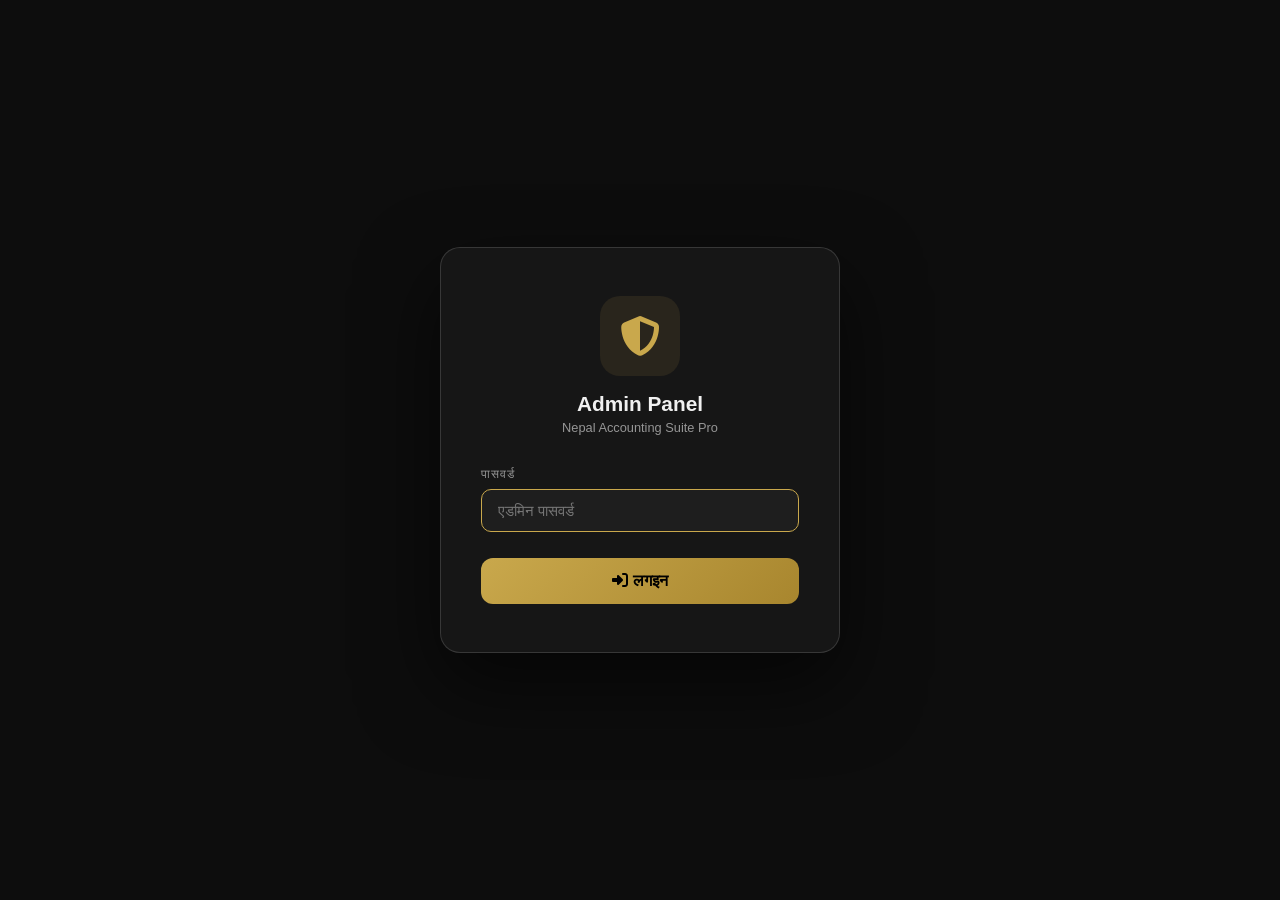
<file: admin.html>
<!DOCTYPE html>
<html lang="ne">
<head>
<meta charset="UTF-8" />
<meta name="viewport" content="width=device-width, initial-scale=1.0" />
<meta name="robots" content="noindex, nofollow" />
<title>Admin Panel - Nepal Accounting Suite</title>
<link rel="stylesheet" href="https://cdnjs.cloudflare.com/ajax/libs/font-awesome/6.4.2/css/all.min.css" />
<style>
:root{--bg:#0d0d0d;--card:#161616;--card2:#1e1e1e;--border:rgba(255,255,255,.08);--border2:rgba(255,255,255,.14);--gold:#c9a84c;--gold2:#e8c96a;--green:#4caf7d;--red:#e05a5a;--blue:#5a9ee0;--white:#f0f0f0;--muted:rgba(255,255,255,.55)}
*{box-sizing:border-box;margin:0;padding:0}
body{background:var(--bg);color:var(--white);font-family:'Segoe UI',sans-serif}
#login-screen{position:fixed;inset:0;background:var(--bg);display:flex;align-items:center;justify-content:center;z-index:9999;padding:16px}
.login-box{background:var(--card);border:1px solid var(--border2);border-radius:20px;padding:48px 40px;width:100%;max-width:400px;box-shadow:0 32px 80px rgba(0,0,0,.6)}
.login-logo{text-align:center;margin-bottom:32px}
.login-logo i{font-size:2.5rem;color:var(--gold);background:rgba(201,168,76,.1);width:80px;height:80px;border-radius:20px;display:flex;align-items:center;justify-content:center;margin:0 auto 16px}
.login-logo h2{font-size:1.3rem}
.login-logo p{font-size:.8rem;color:var(--muted);margin-top:4px}
.login-fg{margin-bottom:18px}
.login-fg label{display:block;font-size:.75rem;color:var(--muted);text-transform:uppercase;letter-spacing:.08em;margin-bottom:8px}
.login-fg input{width:100%;background:var(--card2);border:1px solid var(--border2);border-radius:10px;padding:12px 16px;color:var(--white);font-size:.95rem;outline:none}
.login-fg input:focus{border-color:var(--gold)}
.login-btn{width:100%;padding:14px;border-radius:12px;background:linear-gradient(135deg,var(--gold),#a8862e);border:none;color:#000;font-weight:700;font-size:1rem;cursor:pointer;margin-top:8px}
.login-err{color:var(--red);font-size:.82rem;text-align:center;margin-top:12px;display:none}
#admin-panel{display:none}
.admin-nav{background:var(--card);border-bottom:1px solid var(--border);padding:14px 28px;display:flex;align-items:center;justify-content:space-between;position:sticky;top:0;z-index:100;flex-wrap:wrap;gap:10px}
.an-logo{font-family:Georgia,serif;font-size:1.1rem;color:var(--gold);display:flex;align-items:center;gap:10px}
.an-right{display:flex;align-items:center;gap:12px;flex-wrap:wrap}
.fy-badge{background:rgba(201,168,76,.12);border:1px solid rgba(201,168,76,.25);border-radius:20px;padding:4px 14px;font-size:.75rem;color:var(--gold);font-weight:600}
.btn-logout{background:rgba(224,90,90,.1);border:1px solid rgba(224,90,90,.2);color:var(--red);border-radius:8px;padding:7px 14px;font-size:.78rem;cursor:pointer}
.btn-save-all{background:linear-gradient(135deg,var(--gold),#a8862e);border:none;color:#000;border-radius:8px;padding:8px 20px;font-size:.82rem;font-weight:700;cursor:pointer;display:flex;align-items:center;gap:6px}
.admin-body{max-width:1200px;margin:0 auto;padding:32px 24px}
.alert-banner{background:rgba(76,175,125,.08);border:1px solid rgba(76,175,125,.2);border-radius:12px;padding:14px 20px;align-items:center;gap:12px;margin-bottom:28px;font-size:.85rem;color:var(--green);display:none}
.alert-banner.show{display:flex}
.admin-section{margin-bottom:28px}
.as-header{display:flex;align-items:center;justify-content:space-between;margin-bottom:16px}
.as-title{display:flex;align-items:center;gap:10px;font-family:Georgia,serif;font-size:1.05rem}
.as-title i{color:var(--gold);font-size:.9rem}
.admin-card{background:var(--card);border:1px solid var(--border);border-radius:16px;padding:24px}
.grid{display:grid;gap:16px}
.grid-2{grid-template-columns:1fr 1fr}.grid-3{grid-template-columns:1fr 1fr 1fr}.grid-4{grid-template-columns:repeat(4,1fr)}
.fg label{display:block;font-size:.72rem;color:var(--muted);text-transform:uppercase;letter-spacing:.08em;margin-bottom:6px}
.fg input{width:100%;background:var(--card2);border:1px solid var(--border2);border-radius:10px;padding:10px 14px;color:var(--white);font-size:.92rem;outline:none}
.fg input:focus{border-color:var(--gold)}
.hint{font-size:.7rem;color:var(--muted);margin-top:5px}
.tds-grid{display:grid;grid-template-columns:repeat(auto-fill,minmax(200px,1fr));gap:12px}
.tds-item{background:var(--card2);border:1px solid var(--border);border-radius:10px;padding:14px}
.tds-item label{font-size:.7rem;color:var(--muted);text-transform:uppercase;letter-spacing:.06em;margin-bottom:8px;display:block}
.tds-item input{width:100%;background:var(--bg);border:1px solid var(--border2);border-radius:8px;padding:8px 12px;color:var(--gold);font-size:1rem;font-weight:700;outline:none}
.slab-table{width:100%;border-collapse:collapse}
.slab-table th{font-size:.68rem;color:var(--muted);text-transform:uppercase;padding:8px 12px;text-align:left;border-bottom:1px solid var(--border)}
.slab-table td{padding:8px 12px;border-bottom:1px solid rgba(255,255,255,.03);font-size:.85rem}
.slab-table input{background:var(--card2);border:1px solid var(--border2);border-radius:6px;padding:6px 10px;color:var(--white);width:100%;outline:none}
.slab-table input:focus{border-color:var(--gold)}
.changelog{background:var(--card2);border:1px solid var(--border);border-radius:12px;padding:16px;max-height:200px;overflow-y:auto}
.changelog-item{font-size:.78rem;color:var(--muted);padding:6px 0;border-bottom:1px solid rgba(255,255,255,.03);display:flex;justify-content:space-between;gap:10px}
.changelog-item span:first-child{color:var(--gold)}
.changelog-empty{text-align:center;padding:20px;color:var(--muted)}
.btn-reset{background:rgba(224,90,90,.08);border:1px solid rgba(224,90,90,.15);color:var(--red);border-radius:6px;padding:6px 12px;font-size:.75rem;cursor:pointer}
.toast{position:fixed;bottom:30px;left:50%;transform:translateX(-50%) translateY(20px);background:var(--card2);border:1px solid rgba(76,175,125,.3);border-radius:12px;padding:12px 24px;font-size:.85rem;color:var(--green);z-index:99999;opacity:0;transition:all .3s;display:flex;align-items:center;gap:8px;pointer-events:none}
.toast.show{opacity:1;transform:translateX(-50%) translateY(0)}
@media(max-width:768px){.grid-2,.grid-3,.grid-4{grid-template-columns:1fr}.tds-grid{grid-template-columns:1fr}.admin-nav{padding:12px 16px}.admin-body{padding:20px 14px}.login-box{padding:36px 24px}}
</style>
</head>
<body>

<div id="toast" class="toast"><i class="fas fa-check-circle"></i><span id="toast-msg">सफल!</span></div>

<div id="login-screen">
  <div class="login-box">
    <div class="login-logo">
      <i class="fas fa-shield-alt"></i>
      <h2>Admin Panel</h2>
      <p>Nepal Accounting Suite Pro</p>
    </div>
    <div class="login-fg">
      <label>पासवर्ड</label>
      <input type="password" id="login-pass" placeholder="एडमिन पासवर्ड" autofocus />
    </div>
    <button class="login-btn" onclick="doLogin()"><i class="fas fa-sign-in-alt"></i> लगइन</button>
    <div class="login-err" id="login-err">❌ गलत पासवर्ड!</div>
  </div>
</div>

<div id="admin-panel">
  <div class="admin-nav">
    <div class="an-logo"><i class="fas fa-cog"></i><span>Nepal Accounting Suite — Admin</span></div>
    <div class="an-right">
      <span class="fy-badge" id="nav-fy">FY 2082/83</span>
      <button class="btn-save-all" onclick="saveAll()"><i class="fas fa-save"></i> सेभ गर्नुहोस्</button>
      <button class="btn-logout" onclick="doLogout()"><i class="fas fa-sign-out-alt"></i> लगआउट</button>
    </div>
  </div>

  <div class="admin-body">
    <div class="alert-banner" id="save-alert">
      <i class="fas fa-check-circle"></i>
      <div><strong>सेभ भयो!</strong><div style="font-size:.78rem;">नयाँ सेटिङ्हरू तुरुन्त प्रभावमा आउनेछ।</div></div>
    </div>

    <div class="admin-section">
      <div class="as-header"><div class="as-title"><i class="fas fa-calendar-alt"></i> Fiscal Year</div></div>
      <div class="admin-card"><div class="grid grid-3">
        <div class="fg"><label>चालु आर्थिक वर्ष</label><input type="text" id="cfg-fy" placeholder="2083/84" /><div class="hint">जस्तै: 2083/84</div></div>
        <div class="fg"><label>सुरु मिति</label><input type="text" id="cfg-fy-start" placeholder="Shrawan 1, 2083" /></div>
        <div class="fg"><label>अन्त्य मिति</label><input type="text" id="cfg-fy-end" placeholder="Ashadh 31, 2084" /></div>
      </div></div>
    </div>

    <div class="admin-section">
      <div class="as-header"><div class="as-title"><i class="fas fa-receipt"></i> VAT (मूल्य अभिवृद्धि कर)</div></div>
      <div class="admin-card"><div class="grid grid-4">
        <div class="fg"><label>VAT दर %</label><input type="number" id="cfg-vat" step="0.01" min="0" max="100" /></div>
        <div class="fg"><label>दाखिला मिति (गते)</label><input type="number" id="cfg-vat-deadline" min="1" max="32" /></div>
        <div class="fg"><label>ब्याज दर % (वार्षिक)</label><input type="number" id="cfg-vat-interest" step="0.1" min="0" /></div>
        <div class="fg"><label>जरिवाना % (मासिक)</label><input type="number" id="cfg-vat-penalty" step="0.1" min="0" /></div>
      </div></div>
    </div>

    <div class="admin-section">
      <div class="as-header"><div class="as-title"><i class="fas fa-percentage"></i> TDS (कर कट्टी) दरहरू</div></div>
      <div class="admin-card"><div class="tds-grid">
        <div class="tds-item"><label>सेवा (भ्याट बिल सहित)</label><input type="number" id="cfg-tds-service-vat" step="0.1" min="0" /></div>
        <div class="tds-item"><label>सेवा (भ्याट बिल बिना)</label><input type="number" id="cfg-tds-service-no-vat" step="0.1" min="0" /></div>
        <div class="tds-item"><label>भाडा (Rent)</label><input type="number" id="cfg-tds-rent" step="0.1" min="0" /></div>
        <div class="tds-item"><label>ब्याज / रोयल्टी</label><input type="number" id="cfg-tds-interest" step="0.1" min="0" /></div>
        <div class="tds-item"><label>लाभांश (Dividend)</label><input type="number" id="cfg-tds-dividend" step="0.1" min="0" /></div>
        <div class="tds-item"><label>प्राकृतिक व्यक्ति ठेक्का</label><input type="number" id="cfg-tds-person" step="0.1" min="0" /></div>
        <div class="tds-item"><label>जग्गा/घर भाडा</label><input type="number" id="cfg-tds-land" step="0.1" min="0" /></div>
        <div class="tds-item"><label>दाखिला मिति (गते)</label><input type="number" id="cfg-tds-deadline" min="1" max="32" /></div>
      </div></div>
    </div>

    <div class="admin-section">
      <div class="as-header"><div class="as-title"><i class="fas fa-file-invoice-dollar"></i> आयकर स्ल्याब</div></div>
      <div class="admin-card">
        <div style="margin-bottom:20px;">
          <h4 style="color:var(--gold);margin-bottom:12px;"><i class="fas fa-user"></i> अविवाहित</h4>
          <div style="overflow-x:auto"><table class="slab-table"><thead><tr><th>स्ल्याब</th><th>सम्म (रु.)</th><th>दर %</th></tr></thead><tbody id="slab-unmarried"></tbody></table></div>
        </div>
        <div>
          <h4 style="color:var(--blue);margin-bottom:12px;"><i class="fas fa-users"></i> विवाहित</h4>
          <div style="overflow-x:auto"><table class="slab-table"><thead><tr><th>स्ल्याब</th><th>सम्म (रु.)</th><th>दर %</th></tr></thead><tbody id="slab-married"></tbody></table></div>
        </div>
      </div>
    </div>

    <div class="admin-section">
      <div class="as-header"><div class="as-title"><i class="fas fa-piggy-bank"></i> PF / SSF</div></div>
      <div class="admin-card"><div class="grid grid-4">
        <div class="fg"><label>PF कर्मचारी %</label><input type="number" id="cfg-pf-emp" step="0.1" /></div>
        <div class="fg"><label>PF नियोक्ता %</label><input type="number" id="cfg-pf-empl" step="0.1" /></div>
        <div class="fg"><label>SSF कर्मचारी %</label><input type="number" id="cfg-ssf-emp" step="0.1" /></div>
        <div class="fg"><label>SSF नियोक्ता %</label><input type="number" id="cfg-ssf-empl" step="0.1" /></div>
      </div></div>
    </div>

    <div class="admin-section">
      <div class="as-header"><div class="as-title"><i class="fas fa-building"></i> कर्पोरेट कर</div></div>
      <div class="admin-card"><div class="grid grid-3">
        <div class="fg"><label>साधारण कम्पनी %</label><input type="number" id="cfg-corp-normal" step="0.1" /></div>
        <div class="fg"><label>विशेष उद्योग %</label><input type="number" id="cfg-corp-special" step="0.1" /></div>
        <div class="fg"><label>बैंक/वित्त %</label><input type="number" id="cfg-corp-bank" step="0.1" /></div>
      </div></div>
    </div>

    <div class="admin-section">
      <div class="as-header"><div class="as-title"><i class="fas fa-chart-line"></i> ह्रासकट्टी दर (WDV)</div></div>
      <div class="admin-card"><div class="grid grid-3">
        <div class="fg"><label>भवन %</label><input type="number" id="cfg-dep-building" step="0.1" /></div>
        <div class="fg"><label>सवारी साधन %</label><input type="number" id="cfg-dep-vehicle" step="0.1" /></div>
        <div class="fg"><label>मेसिनरी %</label><input type="number" id="cfg-dep-machinery" step="0.1" /></div>
        <div class="fg"><label>फर्निचर/कम्प्युटर %</label><input type="number" id="cfg-dep-furniture" step="0.1" /></div>
        <div class="fg"><label>अमूर्त सम्पत्ति %</label><input type="number" id="cfg-dep-intangible" step="0.1" /></div>
      </div></div>
    </div>

    <div class="admin-section">
      <div class="as-header"><div class="as-title"><i class="fas fa-exclamation-triangle"></i> NPA प्रावधान</div></div>
      <div class="admin-card"><div class="grid grid-3">
        <div class="fg"><label>Pass (&lt;30 days) %</label><input type="number" id="cfg-npa-pass" step="0.1" /></div>
        <div class="fg"><label>Watchlist %</label><input type="number" id="cfg-npa-watch" step="0.1" /></div>
        <div class="fg"><label>Substandard %</label><input type="number" id="cfg-npa-sub" step="0.1" /></div>
        <div class="fg"><label>Doubtful %</label><input type="number" id="cfg-npa-doubt" step="0.1" /></div>
        <div class="fg"><label>Bad/Loss %</label><input type="number" id="cfg-npa-bad" step="0.1" /></div>
      </div></div>
    </div>

    <div class="admin-section">
      <div class="as-header">
        <div class="as-title"><i class="fas fa-history"></i> परिवर्तन लग</div>
        <button class="btn-reset" onclick="clearLogs()"><i class="fas fa-eraser"></i> स्क्रिनबाट हटाउनुहोस्</button>
      </div>
      <div class="changelog" id="changelog"><div class="changelog-empty">कुनै परिवर्तन भएको छैन।</div></div>
    </div>
  </div>
</div>

<script>
const WORKER_URL = 'https://morning-bush-8bd5.kushalphuyal.workers.dev';
let jwtToken = sessionStorage.getItem('adminToken') || null;
let autoLogoutTimer = null;

/* camelCase key -> HTML id  (fyStart -> cfg-fy-start) */
const idFor = k => 'cfg-' + k.replace(/([A-Z])/g, '-$1').toLowerCase();
const $ = id => document.getElementById(id);
const esc = s => String(s ?? '').replace(/[&<>"']/g, c => ({'&':'&amp;','<':'&lt;','>':'&gt;','"':'&quot;',"'":'&#39;'}[c]));

const DEFAULTS = {
  fy: '2082/83', fyStart: 'Shrawan 1, 2082', fyEnd: 'Ashadh 31, 2083',
  vat: 13, vatDeadline: 25, vatInterest: 15, vatPenalty: 1,
  tdsServiceVat: 1.5, tdsServiceNoVat: 15, tdsRent: 10, tdsInterest: 15,
  tdsDividend: 5, tdsPerson: 25, tdsLand: 1, tdsDeadline: 25,
  pfEmp: 11, pfEmpl: 20, ssfEmp: 11, ssfEmpl: 20,
  corpNormal: 25, corpSpecial: 20, corpBank: 30,
  depBuilding: 5, depVehicle: 20, depMachinery: 15, depFurniture: 25, depIntangible: 7,
  npaPass: 1, npaWatch: 5, npaSub: 25, npaDoubt: 50, npaBad: 100,
  slabsU: [{upto:500000,rate:1},{upto:200000,rate:10},{upto:300000,rate:20},{upto:1000000,rate:30},{upto:3000000,rate:36},{upto:0,rate:39}],
  slabsM: [{upto:600000,rate:1},{upto:200000,rate:10},{upto:300000,rate:20},{upto:900000,rate:30},{upto:3000000,rate:36},{upto:0,rate:39}]
};
const FIELD_KEYS = Object.keys(DEFAULTS).filter(k => !k.startsWith('slabs'));

function showToast(msg, type = 'success') {
  $('toast-msg').textContent = msg;
  $('toast').style.color = type === 'success' ? 'var(--green)' : 'var(--red)';
  $('toast').classList.add('show');
  setTimeout(() => $('toast').classList.remove('show'), 2500);
}

function showPanel() {
  $('login-screen').style.display = 'none';
  $('admin-panel').style.display = 'block';
}

function startAutoLogout() {
  if (autoLogoutTimer) clearTimeout(autoLogoutTimer);
  autoLogoutTimer = setTimeout(() => {
    alert('सत्र समाप्त भयो। कृपया पुन: लगइन गर्नुहोस्।');
    doLogout();
  }, 23 * 60 * 60 * 1000);
}

async function doLogin() {
  const password = $('login-pass').value.trim();
  if (!password) return;
  try {
    const res = await fetch(`${WORKER_URL}/api/admin/login`, {
      method: 'POST', headers: { 'Content-Type': 'application/json' },
      body: JSON.stringify({ password })
    });
    const data = await res.json();
    if (data.success && data.token) {
      jwtToken = data.token;
      sessionStorage.setItem('adminToken', jwtToken);
      $('login-pass').value = '';
      startAutoLogout();
      showPanel();
      await loadConfig();
      await loadLogs();
    } else {
      $('login-err').style.display = 'block';
      setTimeout(() => $('login-err').style.display = 'none', 3000);
    }
  } catch (err) { showToast('नेटवर्क समस्या', 'error'); }
}

function doLogout() {
  jwtToken = null;
  sessionStorage.removeItem('adminToken');
  if (autoLogoutTimer) clearTimeout(autoLogoutTimer);
  $('login-screen').style.display = 'flex';
  $('admin-panel').style.display = 'none';
}

function fillForm(cfg) {
  FIELD_KEYS.forEach(key => {
    const el = $(idFor(key));
    if (el) el.value = cfg[key] ?? DEFAULTS[key];
  });
  buildSlabTable('slab-unmarried', cfg.slabsU || DEFAULTS.slabsU);
  buildSlabTable('slab-married', cfg.slabsM || DEFAULTS.slabsM);
  $('nav-fy').textContent = `FY ${cfg.fy || DEFAULTS.fy}`;
}

async function loadConfig() {
  for (const path of ['/api/config', '/get-config']) {
    try {
      const res = await fetch(WORKER_URL + path);
      if (!res.ok) continue;
      const cfg = await res.json();
      if (cfg && Object.keys(cfg).length) { fillForm(cfg); return; }
    } catch (e) { console.error('Load config error:', e); }
  }
  fillForm({});
}

function buildSlabTable(id, slabs) {
  const tbody = $(id);
  if (!tbody) return;
  tbody.innerHTML = slabs.map((s, i) => {
    const last = i === slabs.length - 1;
    return `<tr>
      <td>स्ल्याब ${i + 1}</td>
      <td><input type="number" id="${id}-upto-${i}" value="${Number(s.upto) || 0}" ${last ? 'disabled style="opacity:.5"' : ''} /></td>
      <td><input type="number" id="${id}-rate-${i}" value="${Number(s.rate) || 0}" step="0.1" min="0" max="100" /></td>
    </tr>`;
  }).join('');
}

function getSlabValues(id) {
  const rows = $(id).querySelectorAll('tr').length;
  const out = [];
  for (let i = 0; i < rows; i++) {
    out.push({
      upto: parseFloat($(`${id}-upto-${i}`).value) || 0,
      rate: parseFloat($(`${id}-rate-${i}`).value) || 0
    });
  }
  return out;
}

async function loadLogs() {
  if (!jwtToken) return;
  const logEl = $('changelog');
  try {
    const res = await fetch(`${WORKER_URL}/api/admin/logs`, { headers: { Authorization: `Bearer ${jwtToken}` } });
    if (res.status === 401 || res.status === 403) { showToast('सत्र समाप्त भयो', 'error'); doLogout(); return; }
    const logs = await res.json();
    if (!Array.isArray(logs) || !logs.length) {
      logEl.innerHTML = '<div class="changelog-empty">कुनै परिवर्तन भएको छैन।</div>';
      return;
    }
    logEl.innerHTML = logs.map(l => `
      <div class="changelog-item">
        <span>${esc(l.config?.fy)} - VAT ${esc(l.config?.vat)}%</span>
        <span style="color:var(--muted)">${esc(new Date(l.timestamp).toLocaleString())}</span>
      </div>`).join('');
  } catch (err) { console.error('Load logs error:', err); }
}

async function saveAll() {
  if (!jwtToken) { showToast('सत्र समाप्त भयो। पुन: लगइन गर्नुहोस्।', 'error'); doLogout(); return; }

  const config = {};
  FIELD_KEYS.forEach(key => {
    const el = $(idFor(key));
    if (!el) return;
    config[key] = el.type === 'number' ? (parseFloat(el.value) || 0) : el.value.trim();
  });
  config.slabsU = getSlabValues('slab-unmarried');
  config.slabsM = getSlabValues('slab-married');

  try {
    const res = await fetch(`${WORKER_URL}/api/admin/config`, {
      method: 'POST',
      headers: { 'Content-Type': 'application/json', Authorization: `Bearer ${jwtToken}` },
      body: JSON.stringify({ config })
    });
    if (res.status === 401 || res.status === 403) { showToast('सत्र समाप्त भयो', 'error'); doLogout(); return; }
    const data = await res.json();
    if (data.success) {
      try { localStorage.setItem('naps_cfg_cache', JSON.stringify(config)); } catch (e) {}
      $('nav-fy').textContent = `FY ${config.fy}`;
      $('save-alert').classList.add('show');
      setTimeout(() => $('save-alert').classList.remove('show'), 3000);
      showToast('✅ सेभ भयो!');
      await loadLogs();
    } else showToast('❌ सेभ हुन सकेन', 'error');
  } catch (err) { showToast('❌ नेटवर्क समस्या', 'error'); }
}

function clearLogs() {
  $('changelog').innerHTML = '<div class="changelog-empty">कुनै परिवर्तन भएको छैन।</div>';
  showToast('स्क्रिनबाट हटाइयो (सर्भरमा रहन्छ)');
}

window.addEventListener('load', async () => {
  if (jwtToken) {
    showPanel();
    startAutoLogout();
    await loadConfig();
    await loadLogs();
  }
});
$('login-pass').addEventListener('keydown', e => { if (e.key === 'Enter') doLogin(); });
</script>
</body>
</html>
</file>
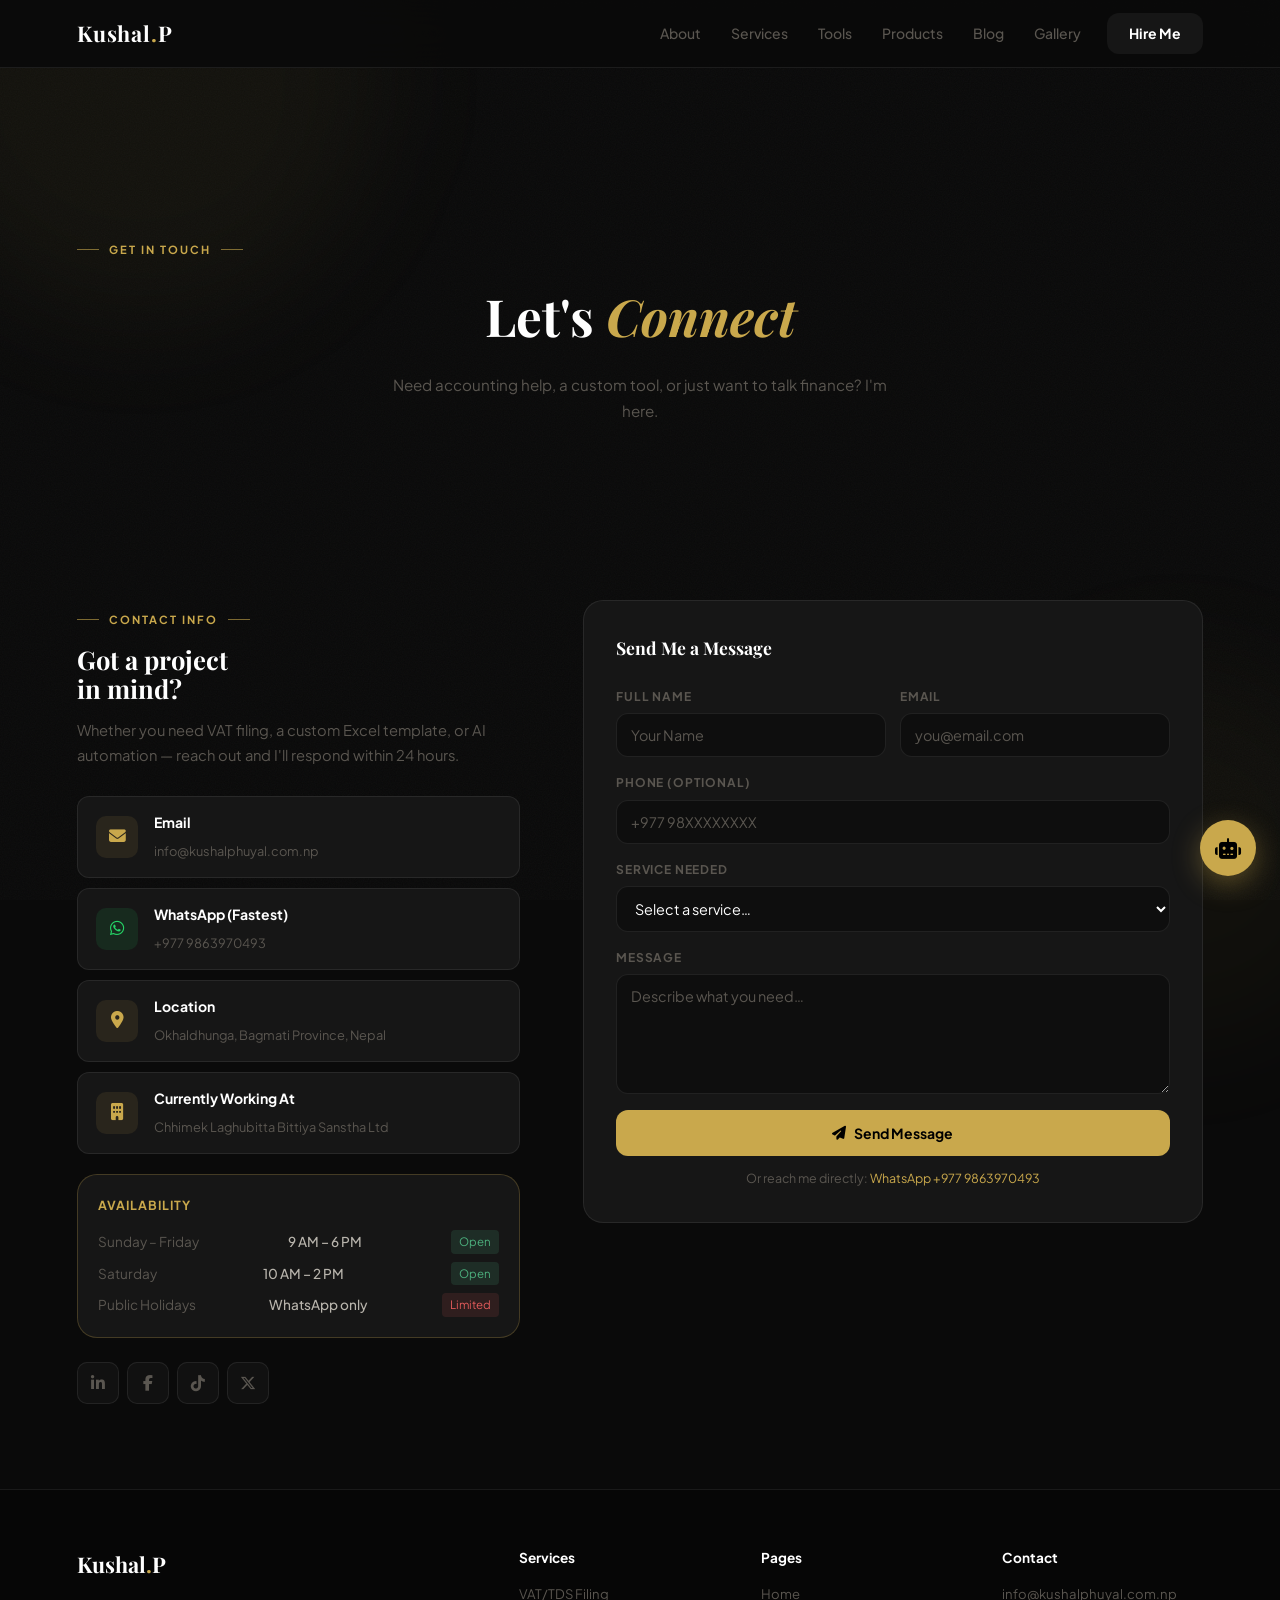
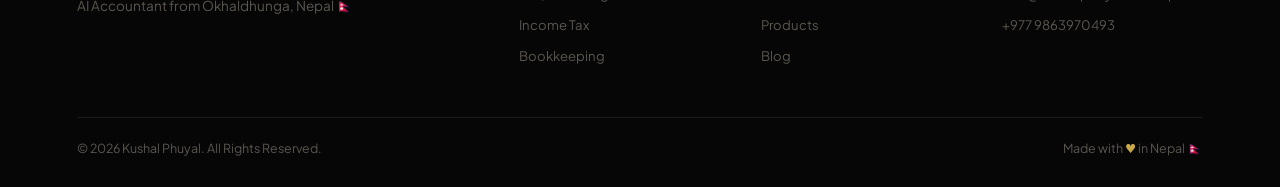
<file: contact.html>
<!DOCTYPE html>
<html lang="en">
<head>
  <meta charset="UTF-8" />
  <meta name="viewport" content="width=device-width, initial-scale=1.0" />
  <link rel="canonical" href="https://kushalphuyal.com.np/contact.html" />
  <title>Contact | Kushal Phuyal — Nepal Accountant</title>
  <meta name="description" content="Contact Kushal Phuyal — Nepal AI Accountant. Get help with VAT, TDS, Income Tax, bookkeeping, or finance tools. WhatsApp, email, or contact form." />
  <link rel="icon" href="images/profile.webp" type="image/webp" />
  <link rel="stylesheet" href="https://cdnjs.cloudflare.com/ajax/libs/font-awesome/6.4.2/css/all.min.css" />
  <meta property="og:type" content="website" />
  <meta property="og:title" content="Contact | Kushal Phuyal" />
  <meta property="og:description" content="Contact Kushal Phuyal for Nepal accounting services." />
  <meta property="og:image" content="https://kushalphuyal.com.np/images/profile.webp" />
  <meta property="og:url" content="https://kushalphuyal.com.np/contact.html" />
  <meta name="twitter:card" content="summary_large_image" />
  <link rel="stylesheet" href="style.css" />
  <style>
    .contact-layout { display:grid; grid-template-columns:1fr 1.4fr; gap:64px; align-items:start; }
    .availability-box { background:var(--card); border:1px solid rgba(201,168,76,.25); border-radius:var(--radius-lg); padding:20px; margin-top:20px; }
    .avail-row { display:flex; justify-content:space-between; font-size:.85rem; margin-bottom:8px; }
    .avail-row:last-child { margin-bottom:0; }
    .avail-day { color:var(--muted); }
    .avail-time { color:var(--text); font-weight:500; }
    .avail-status { font-size:.72rem; padding:2px 8px; border-radius:4px; }
    .open { background:rgba(76,175,125,.15); color:var(--green); }
    .close { background:rgba(224,90,90,.12); color:var(--red); }
    @media(max-width:900px){ .contact-layout{grid-template-columns:1fr;} }
  </style>
</head>
<body>
<div class="orb orb-1"></div>
<div class="orb orb-2"></div>

<!-- NAV -->
<nav id="navbar">
  <a href="index.html" class="nav-logo">Kushal<span class="dot">.</span>P</a>
  <div class="nav-links">
    <a href="index.html#about">About</a>
    <a href="services.html">Services</a>
    <a href="index.html#tools">Tools</a>
    <a href="products.html">Products</a>
    <a href="blog.html">Blog</a>
    <a href="photocollection.html">Gallery</a>
    <a href="contact.html" class="nav-cta active">Hire Me</a>
  </div>
  <button class="hamburger" id="hamburger"><i class="fas fa-bars"></i></button>
</nav>
<div class="mob-menu" id="mob-menu">
  <a href="index.html">Home</a>
  <a href="services.html">Services</a>
  <a href="products.html">Products</a>
  <a href="blog.html">Blog</a>
  <a href="photocollection.html">Gallery</a>
  <a href="contact.html">Contact</a>
</div>

<!-- PAGE HERO -->
<div class="page-hero">
  <div class="eyebrow">Get In Touch</div>
  <h1>Let's <em>Connect</em></h1>
  <p>Need accounting help, a custom tool, or just want to talk finance? I'm here.</p>
</div>

<!-- MAIN CONTENT -->
<section>
  <div class="inner contact-layout">
    <div class="reveal">
      <div class="eyebrow" style="margin-bottom:16px;">Contact Info</div>
      <h2 class="section-title" style="font-size:1.6rem;">Got a project<br>in mind?</h2>
      <p style="color:var(--muted);margin-bottom:28px;font-size:.92rem;">Whether you need VAT filing, a custom Excel template, or AI automation — reach out and I'll respond within 24 hours.</p>
      <a href="mailto:info@kushalphuyal.com.np" class="contact-item">
        <div class="ci-icon"><i class="fas fa-envelope"></i></div>
        <div class="ci-text"><strong>Email</strong><span>info@kushalphuyal.com.np</span></div>
      </a>
      <a href="https://wa.me/9779863970493" target="_blank" rel="noopener noreferrer" class="contact-item">
        <div class="ci-icon" style="background:rgba(37,211,102,.1);color:#25d366;"><i class="fab fa-whatsapp"></i></div>
        <div class="ci-text"><strong>WhatsApp (Fastest)</strong><span>+977 9863970493</span></div>
      </a>
      <div class="contact-item" style="cursor:default;">
        <div class="ci-icon"><i class="fas fa-map-marker-alt"></i></div>
        <div class="ci-text"><strong>Location</strong><span>Okhaldhunga, Bagmati Province, Nepal</span></div>
      </div>
      <div class="contact-item" style="cursor:default;">
        <div class="ci-icon" style="background:rgba(201,168,76,.1);"><i class="fas fa-building"></i></div>
        <div class="ci-text"><strong>Currently Working At</strong><span>Chhimek Laghubitta Bittiya Sanstha Ltd</span></div>
      </div>
      <div class="availability-box">
        <div style="font-size:.78rem;font-weight:700;color:var(--gold);text-transform:uppercase;letter-spacing:.08em;margin-bottom:14px;">Availability</div>
        <div class="avail-row"><span class="avail-day">Sunday – Friday</span><span class="avail-time">9 AM – 6 PM</span><span class="avail-status open">Open</span></div>
        <div class="avail-row"><span class="avail-day">Saturday</span><span class="avail-time">10 AM – 2 PM</span><span class="avail-status open">Open</span></div>
        <div class="avail-row"><span class="avail-day">Public Holidays</span><span class="avail-time">WhatsApp only</span><span class="avail-status close">Limited</span></div>
      </div>
      <div class="socials" style="margin-top:24px;">
        <a href="https://www.linkedin.com/in/kushalphuyal01" target="_blank" rel="noopener noreferrer" class="social-link" aria-label="LinkedIn"><i class="fab fa-linkedin-in"></i></a>
        <a href="https://facebook.com/kushalphuyal01" target="_blank" rel="noopener noreferrer" class="social-link" aria-label="Facebook"><i class="fab fa-facebook-f"></i></a>
        <a href="https://tiktok.com/@kushalphuyal01" target="_blank" rel="noopener noreferrer" class="social-link" aria-label="TikTok"><i class="fab fa-tiktok"></i></a>
        <a href="https://x.com/kushalphuyal01" target="_blank" rel="noopener noreferrer" class="social-link" aria-label="X"><i class="fab fa-x-twitter"></i></a>
      </div>
    </div>
    <div class="reveal" style="transition-delay:.15s;">
      <div class="card" style="padding:32px;">
        <div style="font-family:var(--ff-head);font-size:1.1rem;font-weight:700;color:var(--white);margin-bottom:24px;">Send Me a Message</div>
        <form action="https://formspree.io/f/xrekpekg" method="POST">
          <div class="form-row">
            <div class="form-group"><label>Full Name</label><input type="text" name="name" placeholder="Your Name" required /></div>
            <div class="form-group"><label>Email</label><input type="email" name="email" placeholder="you@email.com" required /></div>
          </div>
          <div class="form-group"><label>Phone (Optional)</label><input type="tel" name="phone" placeholder="+977 98XXXXXXXX" /></div>
          <div class="form-group">
            <label>Service Needed</label>
            <select name="service">
              <option value="">Select a service…</option>
              <option>VAT / TDS Filing</option>
              <option>Income Tax Return</option>
              <option>Bookkeeping & Accounts</option>
              <option>Finance Automation / Excel</option>
              <option>Financial Statements</option>
              <option>Buy a Product / Template</option>
              <option>Consulting / Training</option>
              <option>Other</option>
            </select>
          </div>
          <div class="form-group"><label>Message</label><textarea name="message" placeholder="Describe what you need…" required></textarea></div>
          <button type="submit" class="btn btn-gold btn-full" style="padding:14px;">
            <i class="fas fa-paper-plane"></i> Send Message
          </button>
          <p style="text-align:center;font-size:.78rem;color:var(--muted);margin-top:12px;">
            Or reach me directly: <a href="https://wa.me/9779863970493" target="_blank" style="color:var(--gold);">WhatsApp +977 9863970493</a>
          </p>
        </form>
      </div>
    </div>
  </div>
</section>

<!-- FOOTER -->
<footer id="footer">
  <div class="inner">
    <div class="footer-grid">
      <div class="footer-brand"><div class="footer-logo">Kushal<span class="dot">.</span>P</div><p>AI Accountant from Okhaldhunga, Nepal 🇳🇵</p></div>
      <div class="footer-col"><h4>Services</h4><a href="services.html">VAT/TDS Filing</a><a href="services.html">Income Tax</a><a href="services.html">Bookkeeping</a></div>
      <div class="footer-col"><h4>Pages</h4><a href="index.html">Home</a><a href="products.html">Products</a><a href="blog.html">Blog</a></div>
      <div class="footer-col"><h4>Contact</h4><a href="mailto:info@kushalphuyal.com.np">info@kushalphuyal.com.np</a><a href="https://wa.me/9779863970493">+977 9863970493</a></div>
    </div>
    <div class="footer-bottom"><span>© <span id="yr"></span> Kushal Phuyal. All Rights Reserved.</span><span>Made with <span class="heart">♥</span> in Nepal 🇳🇵</span></div>
  </div>
</footer>

<!-- CHAT -->
<button id="chat-toggle" aria-label="Chat"><i class="fas fa-robot"></i></button>
<div id="chatbox">
  <div class="chat-head"><div class="chat-head-left"><div class="chat-av"><i class="fas fa-robot"></i></div><div><div class="chat-name">Kushal's AI</div><div class="chat-status-text"><span class="s-dot"></span> Online</div></div></div><button class="chat-close-x" id="chat-close-x"><i class="fas fa-times"></i></button></div>
  <div class="chat-msgs" id="chat-msgs"><div class="cmsg bot">Namaste! 🙏 Ask me about services or finance!</div></div>
  <div class="chat-inp-row"><input id="c-input" placeholder="Ask about Nepal accounting…" autocomplete="off" /><button id="c-send"><i class="fas fa-paper-plane"></i></button></div>
</div>

<script src="script.js"></script>
</body>
</html>
</file>
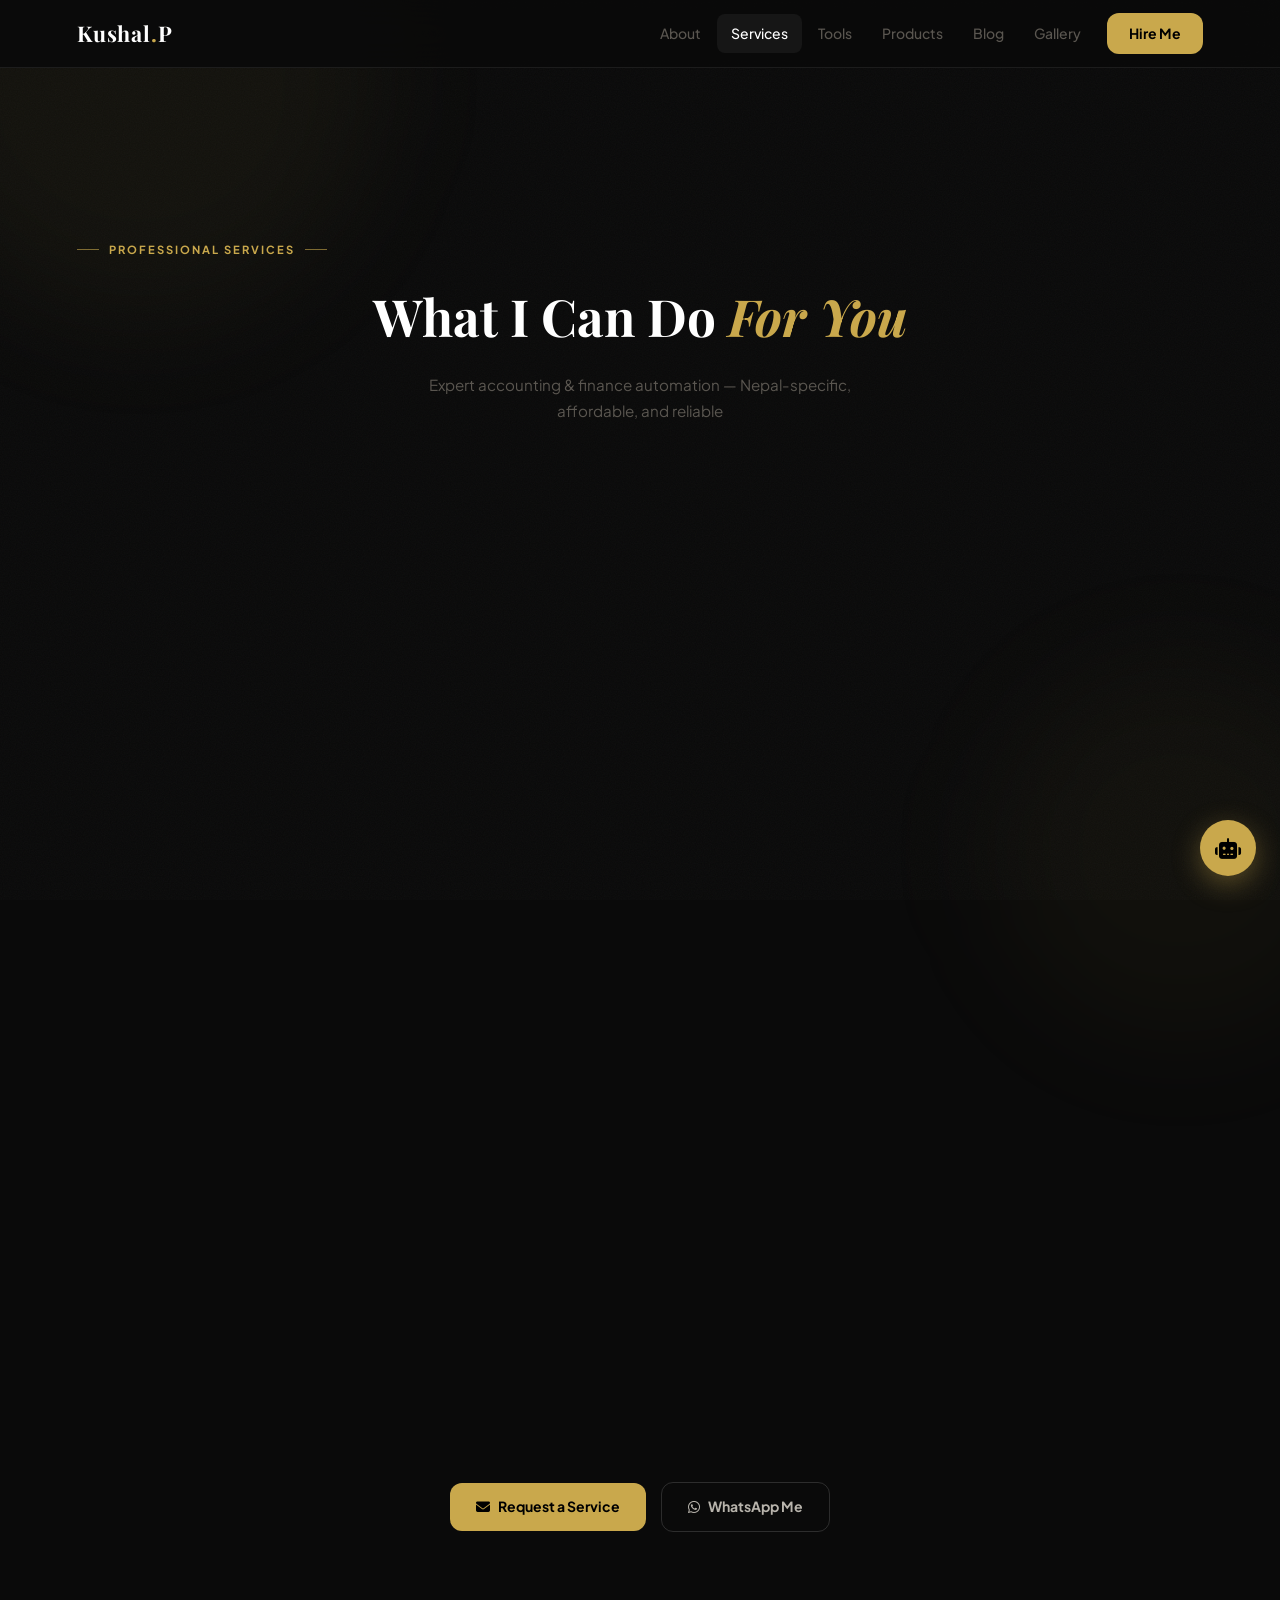
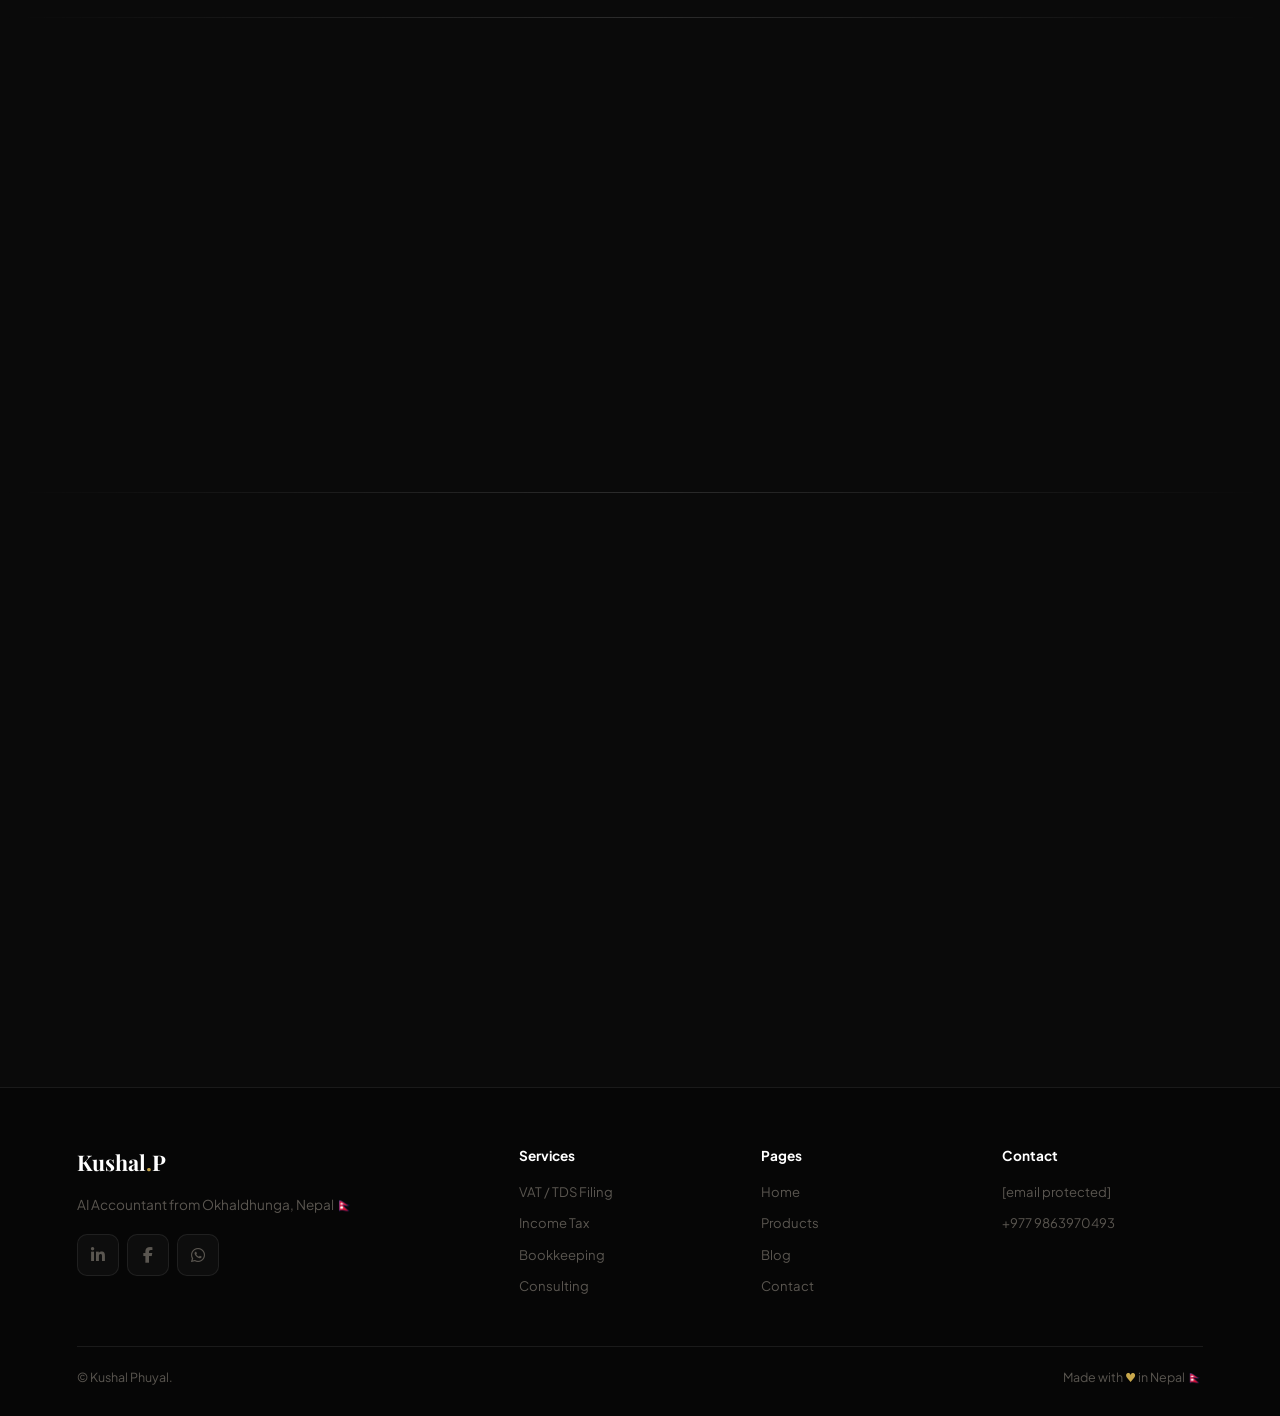
<file: services.html>
<!DOCTYPE html>
<html lang="en">
<head>
  <meta charset="UTF-8" /><meta name="viewport" content="width=device-width, initial-scale=1.0" />
  <link rel="canonical" href="https://kushalphuyal.com.np/services.html" />
  <title>Services & Pricing | Kushal Phuyal — Nepal Accountant</title>
  <meta name="description" content="Professional accounting services by Kushal Phuyal — VAT/TDS filing, Income Tax returns, Bookkeeping, Finance Automation, and Consulting. Based in Okhaldhunga, Nepal." />
  <link rel="icon" href="images/profile.webp" type="image/webp" />
  <link rel="stylesheet" href="https://cdnjs.cloudflare.com/ajax/libs/font-awesome/6.4.2/css/all.min.css" />
    <meta property="og:type"        content="website" />
  <meta property="og:title"       content="Services & Pricing | Kushal Phuyal" />
  <meta property="og:description" content="Professional Nepal accounting services — VAT, TDS, Income Tax, Bookkeeping. Affordable rates." />
  <meta property="og:image"       content="https://kushalphuyal.com.np/images/profile.webp" />
  <meta property="og:url"         content="https://kushalphuyal.com.np/services.html" />
  <meta name="twitter:card"       content="summary_large_image" />
  <script type="application/ld+json">
  {"@context":"https://schema.org","@type":"Service","name":"Nepal Accounting Services","provider":{"@type":"Person","name":"Kushal Phuyal","url":"https://kushalphuyal.com.np"},"areaServed":"Nepal","description":"VAT/TDS filing, Income Tax, Bookkeeping, Finance Automation for Nepal businesses"}
  </script>
  <link rel="stylesheet" href="style.css" />
  <style>
    .services-hero-grid { display:grid; grid-template-columns:repeat(3,1fr); gap:22px; margin-top:48px; }
    .process-steps { display:grid; grid-template-columns:repeat(4,1fr); gap:20px; margin-top:44px; }
    .step { text-align:center; padding:24px 16px; }
    .step-num { width:48px; height:48px; border-radius:50%; background:var(--gold); color:#000; font-family:var(--ff-head); font-size:1.2rem; font-weight:700; display:flex; align-items:center; justify-content:center; margin:0 auto 14px; }
    .step h4 { font-family:var(--ff-head); color:var(--white); font-size:.95rem; margin-bottom:6px; }
    .step p  { color:var(--muted); font-size:.82rem; }
    .faq-item { border-bottom:1px solid var(--border); padding:18px 0; cursor:pointer; }
    .faq-item:first-child { border-top:1px solid var(--border); }
    .faq-q { display:flex; justify-content:space-between; align-items:center; color:var(--white); font-weight:600; font-size:.92rem; }
    .faq-q i { color:var(--gold); transition:transform .3s; }
    .faq-item.open .faq-q i { transform:rotate(180deg); }
    .faq-a { display:none; color:var(--muted); font-size:.88rem; line-height:1.75; padding-top:12px; }
    .faq-item.open .faq-a { display:block; }
    @media(max-width:900px){ .services-hero-grid{grid-template-columns:repeat(2,1fr);} .process-steps{grid-template-columns:repeat(2,1fr);} }
    @media(max-width:600px){ .services-hero-grid{grid-template-columns:1fr;} .process-steps{grid-template-columns:1fr 1fr;} }
  </style>
</head>
<body>
<div class="orb orb-1"></div><div class="orb orb-2"></div>
<nav id="navbar">
  <a href="index.html" class="nav-logo">Kushal<span class="dot">.</span>P</a>
  <div class="nav-links">
    <a href="index.html#about">About</a>
    <a href="services.html" class="active">Services</a>
    <a href="index.html#tools">Tools</a>
    <a href="products.html">Products</a>
    <a href="blog.html">Blog</a>
    <a href="photocollection.html">Gallery</a>
    <a href="contact.html" class="nav-cta">Hire Me</a>
  </div>
  <button class="hamburger" id="hamburger"><i class="fas fa-bars"></i></button>
</nav>
<div class="mob-menu" id="mob-menu">
  <a href="index.html">Home</a><a href="services.html">Services</a>
  <a href="products.html">Products</a><a href="blog.html">Blog</a>
  <a href="photocollection.html">Gallery</a><a href="contact.html">Contact</a>
</div>

<div class="page-hero">
  <div class="eyebrow">Professional Services</div>
  <h1>What I Can Do <em>For You</em></h1>
  <p>Expert accounting & finance automation — Nepal-specific, affordable, and reliable</p>
</div>

<section>
  <div class="inner">
    <div class="services-hero-grid">
      <div class="service-card reveal">
        <div class="service-icon"><i class="fas fa-receipt"></i></div>
        <h3>VAT / TDS Filing</h3>
        <p>Complete VAT registration, monthly/quarterly filing, TDS calculation & deposit, and IRD liaison. Never miss a deadline.</p>
        <div style="margin-bottom:14px;">
          <ul class="info-list" style="margin-top:8px;">
            <li><i class="fas fa-check"></i><span>VAT Return Preparation</span></li>
            <li><i class="fas fa-check"></i><span>TDS Deduction & Deposit</span></li>
            <li><i class="fas fa-check"></i><span>Late Payment Advisory</span></li>
          </ul>
        </div>
        <span class="service-price">From Rs 500/month</span>
      </div>
      <div class="service-card reveal" style="transition-delay:.06s">
        <div class="service-icon"><i class="fas fa-file-invoice-dollar"></i></div>
        <h3>Income Tax Returns</h3>
        <p>Personal and business income tax computation, filing with IRD, advance tax planning, and refund processing for FY 2082/83.</p>
        <div style="margin-bottom:14px;">
          <ul class="info-list" style="margin-top:8px;">
            <li><i class="fas fa-check"></i><span>Individual & Corporate Tax</span></li>
            <li><i class="fas fa-check"></i><span>Advance Tax Schedule</span></li>
            <li><i class="fas fa-check"></i><span>IRD Filing Support</span></li>
          </ul>
        </div>
        <span class="service-price">From Rs 1,000/return</span>
      </div>
      <div class="service-card reveal" style="transition-delay:.12s">
        <div class="service-icon"><i class="fas fa-book"></i></div>
        <h3>Bookkeeping & Accounts</h3>
        <p>Full-cycle bookkeeping, journal entries, ledger maintenance, trial balance, and monthly financial summary reports.</p>
        <div style="margin-bottom:14px;">
          <ul class="info-list" style="margin-top:8px;">
            <li><i class="fas fa-check"></i><span>Journal & Ledger</span></li>
            <li><i class="fas fa-check"></i><span>Monthly Trial Balance</span></li>
            <li><i class="fas fa-check"></i><span>Bank Reconciliation</span></li>
          </ul>
        </div>
        <span class="service-price">From Rs 2,000/month</span>
      </div>
      <div class="service-card reveal" style="transition-delay:.18s">
        <div class="service-icon"><i class="fas fa-robot"></i></div>
        <h3>Finance Automation</h3>
        <p>Custom Excel templates, automated financial reports, and AI-powered tools tailored to your business workflow.</p>
        <div style="margin-bottom:14px;">
          <ul class="info-list" style="margin-top:8px;">
            <li><i class="fas fa-check"></i><span>Custom Excel Models</span></li>
            <li><i class="fas fa-check"></i><span>Automated Reports</span></li>
            <li><i class="fas fa-check"></i><span>AI Tool Integration</span></li>
          </ul>
        </div>
        <span class="service-price">From Rs 3,000/project</span>
      </div>
      <div class="service-card reveal" style="transition-delay:.24s">
        <div class="service-icon"><i class="fas fa-chart-bar"></i></div>
        <h3>Financial Statements</h3>
        <p>Profit & Loss, Balance Sheet, Cash Flow preparation for banks, investors, and annual audit requirements.</p>
        <div style="margin-bottom:14px;">
          <ul class="info-list" style="margin-top:8px;">
            <li><i class="fas fa-check"></i><span>P&L Statement</span></li>
            <li><i class="fas fa-check"></i><span>Balance Sheet</span></li>
            <li><i class="fas fa-check"></i><span>Cash Flow Statement</span></li>
          </ul>
        </div>
        <span class="service-price">From Rs 1,500/set</span>
      </div>
      <div class="service-card reveal" style="transition-delay:.30s">
        <div class="service-icon"><i class="fas fa-chalkboard-teacher"></i></div>
        <h3>Consulting & Training</h3>
        <p>One-on-one finance consulting, AI tools training for accountants, and business advisory for small businesses.</p>
        <div style="margin-bottom:14px;">
          <ul class="info-list" style="margin-top:8px;">
            <li><i class="fas fa-check"></i><span>Personal Finance Advisory</span></li>
            <li><i class="fas fa-check"></i><span>AI Tools Training</span></li>
            <li><i class="fas fa-check"></i><span>Business Setup Help</span></li>
          </ul>
        </div>
        <span class="service-price">Rs 500/hour</span>
      </div>
    </div>
    <div style="text-align:center;margin-top:40px;">
      <a href="contact.html" class="btn btn-gold"><i class="fas fa-envelope"></i> Request a Service</a>
      <a href="https://wa.me/9779863970493" target="_blank" class="btn btn-outline" style="margin-left:12px;"><i class="fab fa-whatsapp"></i> WhatsApp Me</a>
    </div>
  </div>
</section>

<div class="divider"></div>

<!-- HOW IT WORKS -->
<section>
  <div class="inner">
    <div class="centered reveal">
      <div class="eyebrow">How It Works</div>
      <h2 class="section-title">Simple Process</h2>
    </div>
    <div class="process-steps">
      <div class="step reveal"><div class="step-num">1</div><h4>Contact Me</h4><p>WhatsApp, email, or fill the contact form with your requirements.</p></div>
      <div class="step reveal" style="transition-delay:.08s"><div class="step-num">2</div><h4>Discuss & Quote</h4><p>We discuss your needs and I provide a clear, affordable quote.</p></div>
      <div class="step reveal" style="transition-delay:.16s"><div class="step-num">3</div><h4>I Deliver</h4><p>Work gets done professionally — on time, every time.</p></div>
      <div class="step reveal" style="transition-delay:.24s"><div class="step-num">4</div><h4>Support</h4><p>Ongoing support and follow-up for any queries or adjustments.</p></div>
    </div>
  </div>
</section>

<div class="divider"></div>

<!-- FAQ -->
<section>
  <div class="inner" style="max-width:720px;">
    <div class="centered reveal">
      <div class="eyebrow">FAQ</div>
      <h2 class="section-title">Common Questions</h2>
    </div>
    <div style="margin-top:40px;" class="reveal">
      <div class="faq-item">
        <div class="faq-q">Can you work remotely for businesses outside Okhaldhunga? <i class="fas fa-chevron-down"></i></div>
        <div class="faq-a">Yes! I work fully remotely via WhatsApp, email, and online tools. I serve clients across Nepal including Kathmandu, Pokhara, and beyond.</div>
      </div>
      <div class="faq-item">
        <div class="faq-q">What payment methods do you accept? <i class="fas fa-chevron-down"></i></div>
        <div class="faq-a">I accept eSewa, Khalti, bank transfer (Nepal), and cash for local clients in Okhaldhunga.</div>
      </div>
      <div class="faq-item">
        <div class="faq-q">How quickly do you respond? <i class="fas fa-chevron-down"></i></div>
        <div class="faq-a">I respond within 24 hours on weekdays. For urgent matters, WhatsApp is fastest: +977 9863970493.</div>
      </div>
      <div class="faq-item">
        <div class="faq-q">Do you help with IRD registration? <i class="fas fa-chevron-down"></i></div>
        <div class="faq-a">Yes, I can guide you through PAN registration, VAT registration, and other IRD-related processes.</div>
      </div>
      <div class="faq-item">
        <div class="faq-q">Is the Nepal Accounting Suite really free? <i class="fas fa-chevron-down"></i></div>
        <div class="faq-a">Absolutely! The online tools (EMI Calculator, AI Accounting Suite) are 100% free to use. My paid services are the professional accounting services and downloadable templates.</div>
      </div>
    </div>
  </div>
</section>

<!-- FOOTER -->
<footer id="footer">
  <div class="inner">
    <div class="footer-grid">
      <div class="footer-brand">
        <div class="footer-logo">Kushal<span class="dot">.</span>P</div>
        <p>AI Accountant from Okhaldhunga, Nepal 🇳🇵</p>
        <div class="socials" style="margin-top:14px;">
          <a href="https://www.linkedin.com/in/kushalphuyal01" target="_blank" rel="noopener" class="social-link"><i class="fab fa-linkedin-in"></i></a>
          <a href="https://facebook.com/kushalphuyal01" target="_blank" rel="noopener" class="social-link"><i class="fab fa-facebook-f"></i></a>
          <a href="https://wa.me/9779863970493" target="_blank" rel="noopener" class="social-link"><i class="fab fa-whatsapp"></i></a>
        </div>
      </div>
      <div class="footer-col"><h4>Services</h4>
        <a href="services.html">VAT / TDS Filing</a><a href="services.html">Income Tax</a>
        <a href="services.html">Bookkeeping</a><a href="services.html">Consulting</a>
      </div>
      <div class="footer-col"><h4>Pages</h4>
        <a href="index.html">Home</a><a href="products.html">Products</a>
        <a href="blog.html">Blog</a><a href="contact.html">Contact</a>
      </div>
      <div class="footer-col"><h4>Contact</h4>
        <a href="/cdn-cgi/l/email-protection#543d3a323b143f21273c3538243c212d35387a373b397a3a24"><span class="__cf_email__" data-cfemail="aec7c0c8c1eec5dbddc6cfc2dec6dbd7cfc280cdc1c380c0de">[email&#160;protected]</span></a>
        <a href="https://wa.me/9779863970493">+977 9863970493</a>
      </div>
    </div>
    <div class="footer-bottom">
      <span>© <span id="yr"></span> Kushal Phuyal.</span>
      <span>Made with <span class="heart">♥</span> in Nepal 🇳🇵</span>
    </div>
  </div>
</footer>

<button id="chat-toggle" aria-label="Chat"><i class="fas fa-robot"></i></button>
<div id="chatbox">
  <div class="chat-head"><div class="chat-head-left"><div class="chat-av"><i class="fas fa-robot"></i></div><div><div class="chat-name">Kushal's AI</div><div class="chat-status-text"><span class="s-dot"></span> Online</div></div></div><button class="chat-close-x" id="chat-close-x"><i class="fas fa-times"></i></button></div>
  <div class="chat-msgs" id="chat-msgs"><div class="cmsg bot">Namaste! 🙏 Ask about my services or Nepal accounting!</div></div>
  <div class="chat-inp-row"><input id="c-input" placeholder="Ask about services…" autocomplete="off" /><button id="c-send"><i class="fas fa-paper-plane"></i></button></div>
</div>

<script data-cfasync="false" src="/cdn-cgi/scripts/5c5dd728/cloudflare-static/email-de
<script src="script.js"></script>
</file>
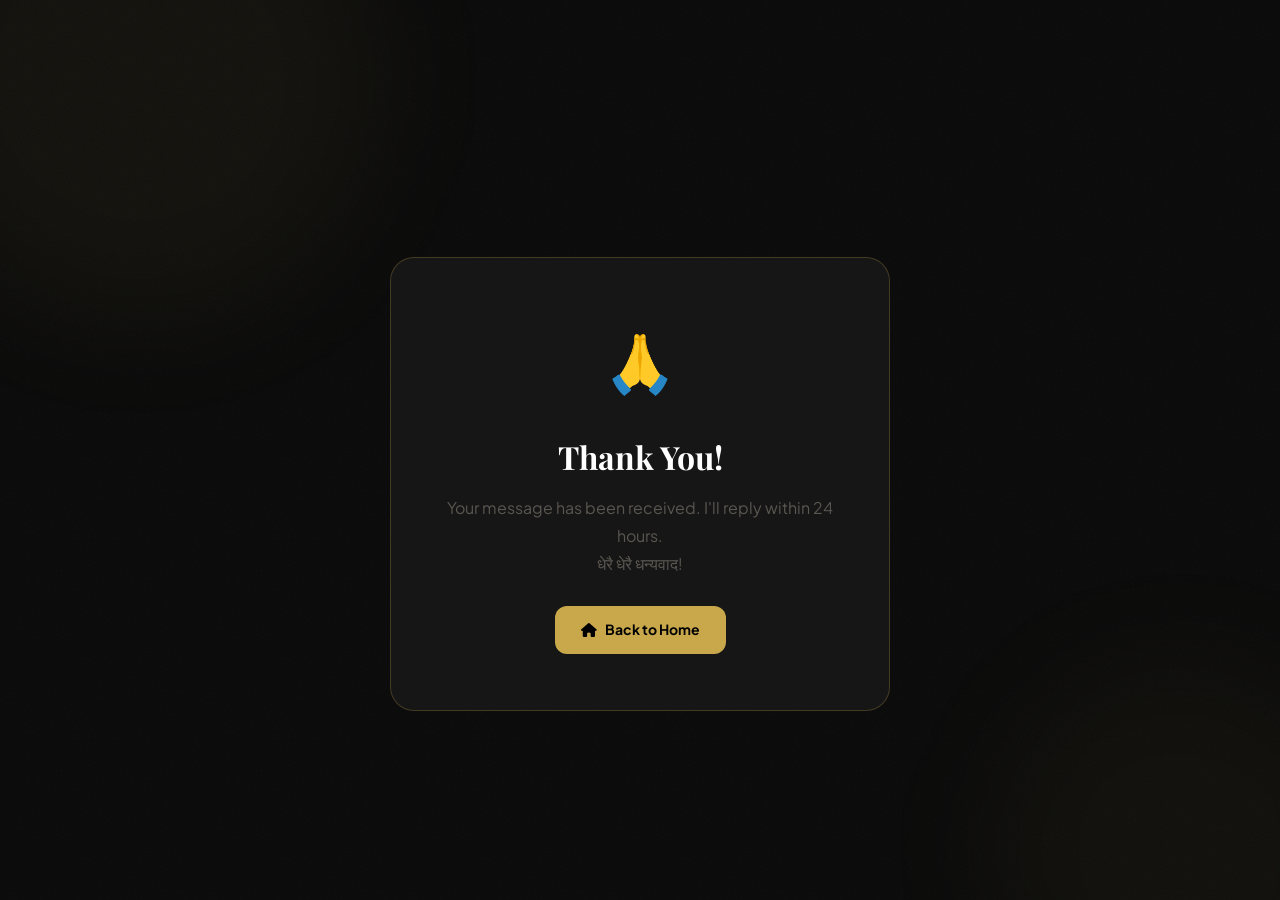
<file: thanks.html>
<!DOCTYPE html>
<html lang="en">
<head>
  <meta charset="UTF-8" /><meta name="viewport" content="width=device-width, initial-scale=1.0" />
  <title>Thank You | Kushal Phuyal</title>
  <meta name="robots" content="noindex" />
  <link rel="stylesheet" href="https://cdnjs.cloudflare.com/ajax/libs/font-awesome/6.4.2/css/all.min.css" />
    <meta name="description" content="Thank you for contacting Kushal Phuyal. Your message has been received and will be replied within 24 hours." />
  <meta name="robots" content="noindex, nofollow" />
  <link rel="canonical" href="https://kushalphuyal.com.np/thanks.html" />
  <link rel="icon" href="images/profile.webp" type="image/webp" />
  <link rel="stylesheet" href="style.css" />
  <style>
    body { display:flex; align-items:center; justify-content:center; min-height:100vh; text-align:center; }
    .thanks-card { background:var(--card); border:1px solid rgba(201,168,76,.25); border-radius:24px; padding:56px 48px; max-width:500px; width:100%; position:relative; z-index:2; }
    .thanks-icon { font-size:3.5rem; margin-bottom:20px; }
    .thanks-card h1 { font-family:var(--ff-head); font-size:2rem; color:var(--white); margin-bottom:10px; }
    .thanks-card p  { color:var(--muted); margin-bottom:28px; line-height:1.75; }
  </style>
</head>
<body>
<div class="orb orb-1"></div><div class="orb orb-2"></div>
<div class="thanks-card">
  <div class="thanks-icon">🙏</div>
  <h1>Thank You!</h1>
  <p>Your message has been received. I'll reply within 24 hours.<br>धेरै धेरै धन्यवाद!</p>
  <a href="index.html" class="btn btn-gold"><i class="fas fa-home"></i> Back to Home</a>
</div>
<script src="script.js"></script>
</body>
</html>
</file>
<file: style.css>
/* ============================================================
   KUSHAL PHUYAL — MASTER STYLESHEET (Clean Version 2025)
   Theme: Dark Gold Luxury
   ============================================================ */

@import url('https://fonts.googleapis.com/css2?family=Playfair+Display:wght@400;600;700;900&family=Plus+Jakarta+Sans:wght@300;400;500;600;700;800&family=JetBrains+Mono:wght@400;500&display=swap');

/* ── TOKENS ── */
:root {
  --nav-h: 68px;
  --bg: #0a0a0a; --bg2: #111111;
  --card: #161616; --card2: #1c1c1c;
  --border: rgba(255,255,255,0.08); --border2: rgba(255,255,255,0.14);
  --gold: #c9a84c; --gold2: #e8c46a; --gold3: #f5d98a;
  --white: #ffffff; --offwhite: #f0ece4;
  --text: #b8b4ac; --muted: #5a5650; --dim: #333230;
  --green: #4caf7d; --red: #e05a5a; --blue: #5a9ee0;
  --ff-head: 'Playfair Display', Georgia, serif;
  --ff-body: 'Plus Jakarta Sans', system-ui, sans-serif;
  --ff-mono: 'JetBrains Mono', monospace;
  --radius: 12px; --radius-lg: 20px; --r-lg: 20px;
  --section-x: clamp(4%, 6vw, 6%);
  --max-w: 1160px;
}

/* ── RESET ── */
*, *::before, *::after { margin: 0; padding: 0; box-sizing: border-box; }
html { scroll-behavior: smooth; }
body {
  background: var(--bg); color: var(--text);
  font-family: var(--ff-body); line-height: 1.7;
  overflow-x: hidden; -webkit-font-smoothing: antialiased;
  padding-top: var(--nav-h);
}
a { color: inherit; text-decoration: none; }
img { display: block; max-width: 100%; }
ul { list-style: none; }
button, input, textarea, select { font-family: var(--ff-body); cursor: pointer; }
:focus-visible { outline: 2px solid var(--gold); outline-offset: 2px; }

/* ── NOISE ── */
body::before {
  content: ''; position: fixed; inset: 0; z-index: 0;
  pointer-events: none; opacity: 0.035;
  background-image: url("data:image/svg+xml,%3Csvg xmlns='http://www.w3.org/2000/svg' width='200' height='200'%3E%3Cfilter id='n'%3E%3CfeTurbulence type='fractalNoise' baseFrequency='0.85' numOctaves='4' stitchTiles='stitch'/%3E%3C/filter%3E%3Crect width='200' height='200' filter='url(%23n)'/%3E%3C/svg%3E");
}

/* ── ORBS ── */
.orb { position: fixed; border-radius: 50%; filter: blur(60px); pointer-events: none; z-index: 0; animation: orb-drift 24s ease-in-out infinite; }
.orb-1 { width: 480px; height: 480px; background: rgba(201,168,76,0.05); top: -160px; left: -100px; }
.orb-2 { width: 380px; height: 380px; background: rgba(201,168,76,0.04); bottom: -140px; right: -90px; animation-delay: -12s; }
@keyframes orb-drift { 0%,100%{transform:translate(0,0) scale(1)} 50%{transform:translate(18px,-22px) scale(1.03)} }

/* ── REVEAL ── */
.reveal { opacity: 0; transform: translateY(24px); transition: opacity .7s ease, transform .7s ease; will-change: opacity,transform; }
.reveal.on { opacity: 1; transform: none; }

/* ── NAV ── */
#navbar {
  position: fixed; top: 0; left: 0; right: 0; z-index: 9999;
  height: 68px; display: flex; align-items: center; justify-content: space-between;
  padding: 0 var(--section-x);
  background: rgba(10,10,10,0.92); backdrop-filter: blur(20px); -webkit-backdrop-filter: blur(20px);
  border-bottom: 1px solid var(--border); transition: background .3s;
}
.nav-logo { font-family: var(--ff-head); font-size: 1.35rem; font-weight: 700; color: var(--white); letter-spacing: .04em; }
.nav-logo .dot { color: var(--gold); }
.nav-links { display: flex; align-items: center; gap: 2px; }
.nav-links a { color: var(--muted); padding: 8px 14px; border-radius: 8px; font-size: .875rem; font-weight: 500; transition: color .22s, background .22s; }
.nav-links a:hover, .nav-links a.active { color: var(--white); background: rgba(255,255,255,.05); }
.nav-links .nav-cta { background: var(--gold); color: #000; padding: 9px 22px; border-radius: var(--radius); font-weight: 700; margin-left: 10px; transition: background .22s, transform .22s; }
.nav-links .nav-cta:hover { background: var(--gold2); transform: translateY(-1px); }
.hamburger { display: none; background: none; border: none; color: var(--white); font-size: 1.5rem; padding: 8px; }
.mob-menu { display: none; position: fixed; top: 68px; left: 0; right: 0; z-index: 9998; background: var(--bg2); border-bottom: 1px solid var(--border); flex-direction: column; padding: 12px var(--section-x); }
.mob-menu.open { display: flex; }
.mob-menu a { color: var(--text); padding: 13px 0; font-size: 1rem; border-bottom: 1px solid var(--border); transition: color .2s; }
.mob-menu a:last-child { border: none; }
.mob-menu a:hover { color: var(--gold); }

/* ── PAGE HERO ── */
.page-hero {
  padding: calc(var(--nav-h) + 32px) var(--section-x) 44px;
  position: relative; z-index: 2; text-align: center;
  min-height: calc(60vh - var(--nav-h));
  display: flex; flex-direction: column; justify-content: center;
}
.page-hero .eyebrow { margin-bottom: 14px; }
.page-hero h1 { font-family: var(--ff-head); font-size: clamp(2.2rem,4vw,3.4rem); font-weight: 700; color: var(--white); margin-bottom: 12px; }
.page-hero h1 em { font-style: italic; color: var(--gold); }
.page-hero p { color: var(--muted); max-width: 500px; margin: 0 auto; font-size: .95rem; }
.page-hero + section { padding-top: 60px; }

/* ── TYPOGRAPHY ── */
.eyebrow { display: inline-flex; align-items: center; gap: 10px; font-size: .7rem; font-weight: 700; letter-spacing: .18em; text-transform: uppercase; color: var(--gold); }
.eyebrow::before, .eyebrow::after { content: ''; width: 22px; height: 1px; background: var(--gold); opacity: .6; }
.section-title { font-family: var(--ff-head); font-size: clamp(1.8rem,3vw,2.6rem); font-weight: 700; color: var(--white); line-height: 1.15; margin-bottom: 14px; }
.section-sub { color: var(--muted); font-size: .95rem; max-width: 520px; }
.centered { text-align: center; }
.centered .section-sub { margin: 0 auto; }

/* ── DIVIDER ── */
.divider { width: 100%; height: 1px; position: relative; z-index: 2; background: linear-gradient(to right,transparent,var(--border2),transparent); }

/* ── BUTTONS ── */
.btn { display: inline-flex; align-items: center; justify-content: center; gap: 8px; padding: 12px 26px; border-radius: var(--radius); font-weight: 700; font-size: .875rem; border: none; transition: all .25s; cursor: pointer; white-space: nowrap; }
.btn-gold { background: var(--gold); color: #000; }
.btn-gold:hover { background: var(--gold2); transform: translateY(-2px); box-shadow: 0 8px 24px rgba(201,168,76,.3); }
.btn-outline { background: transparent; border: 1px solid var(--border2); color: var(--text); }
.btn-outline:hover { border-color: var(--gold); color: var(--gold); transform: translateY(-2px); }
.btn-dark { background: var(--card2); border: 1px solid var(--border); color: var(--text); }
.btn-dark:hover { border-color: var(--gold); color: var(--gold); }
.btn-green { background: var(--green); color: #000; }
.btn-green:hover { filter: brightness(1.1); transform: translateY(-2px); }
.btn-sm { padding: 8px 18px; font-size: .82rem; }
.btn-full { width: 100%; }

/* ── CARD ── */
.card { background: var(--card); border: 1px solid var(--border); border-radius: var(--radius-lg); padding: 28px; transition: border-color .3s, transform .3s, box-shadow .3s; }
.card:hover { border-color: rgba(201,168,76,.3); transform: translateY(-5px); box-shadow: 0 20px 50px rgba(0,0,0,.4); }

/* ── TAGS ── */
.tag { display: inline-block; padding: 4px 11px; border-radius: 5px; font-size: .72rem; font-weight: 700; letter-spacing: .05em; text-transform: uppercase; }
.tag-gold  { background: rgba(201,168,76,.12); color: var(--gold);  border: 1px solid rgba(201,168,76,.25); }
.tag-green { background: rgba(76,175,125,.12);  color: var(--green); border: 1px solid rgba(76,175,125,.25); }
.tag-red   { background: rgba(224,90,90,.12);   color: var(--red);   border: 1px solid rgba(224,90,90,.25); }
.tag-blue  { background: rgba(90,158,224,.12);  color: var(--blue);  border: 1px solid rgba(90,158,224,.25); }
.tag-dim   { background: rgba(255,255,255,.05); color: var(--muted); border: 1px solid var(--border); }

/* ── FORMS ── */
.form-group { display: flex; flex-direction: column; gap: 6px; margin-bottom: 16px; }
.form-group label { font-size: .75rem; font-weight: 700; color: var(--muted); text-transform: uppercase; letter-spacing: .07em; }
.form-group input, .form-group textarea, .form-group select {
  width: 100%; padding: 12px 14px; background: rgba(0,0,0,.35);
  border: 1px solid var(--border); border-radius: var(--radius);
  color: var(--white); font-size: .9rem; outline: none; transition: border-color .25s;
}
.form-group input:focus, .form-group textarea:focus, .form-group select:focus { border-color: var(--gold); }
.form-group input::placeholder, .form-group textarea::placeholder { color: var(--muted); }
.form-group textarea { resize: vertical; min-height: 120px; }
.form-group select option { background: #1a1a1a; color: var(--white); }
.form-row { display: grid; grid-template-columns: 1fr 1fr; gap: 14px; }

/* ── STAT BOX ── */
.stat-box { background: var(--card); border: 1px solid var(--border); border-radius: var(--radius-lg); padding: 22px 18px; transition: all .3s; text-align: center; }
.stat-box:hover { border-color: rgba(201,168,76,.35); transform: translateY(-4px); }
.stat-box .s-num { font-family: var(--ff-head); font-size: 2.2rem; font-weight: 700; color: var(--gold); line-height: 1; margin-bottom: 5px; }
.stat-box .s-lbl { font-size: .78rem; color: var(--muted); }

/* ── SKILL BARS ── */
.skill-row { margin-bottom: 14px; }
.skill-hdr { display: flex; justify-content: space-between; font-size: .82rem; margin-bottom: 6px; }
.skill-hdr span:first-child { color: var(--text); font-weight: 500; }
.skill-hdr span:last-child { color: var(--gold); font-family: var(--ff-mono); font-size: .76rem; }
.skill-track { height: 4px; background: var(--border); border-radius: 2px; overflow: hidden; }
.skill-fill { height: 100%; border-radius: 2px; width: 0; background: linear-gradient(90deg,var(--gold),var(--gold3)); transition: width 1.2s cubic-bezier(.4,0,.2,1); }

/* ── SOCIAL ── */
.social-link { width: 42px; height: 42px; border-radius: 10px; border: 1px solid var(--border); background: rgba(255,255,255,.03); color: var(--muted); display: flex; align-items: center; justify-content: center; font-size: 1rem; transition: all .25s; }
.social-link:hover { background: var(--gold); color: #000; border-color: var(--gold); transform: translateY(-3px); }
.socials { display: flex; gap: 8px; }

/* ── CONTACT ITEM ── */
.contact-item { display: flex; align-items: center; gap: 16px; padding: 14px 18px; background: var(--card); border: 1px solid var(--border); border-radius: var(--radius); margin-bottom: 10px; transition: all .25s; }
.contact-item:hover { border-color: var(--gold); transform: translateX(5px); }
.ci-icon { width: 42px; height: 42px; border-radius: 10px; flex-shrink: 0; background: rgba(201,168,76,.1); color: var(--gold); display: flex; align-items: center; justify-content: center; font-size: 1.05rem; }
.ci-text strong { display: block; color: var(--white); font-size: .875rem; margin-bottom: 1px; }
.ci-text span { color: var(--muted); font-size: .8rem; }

/* ── FOOTER ── */
#footer { background: #060606; border-top: 1px solid var(--border); padding: 56px var(--section-x) 28px; position: relative; z-index: 2; }
.footer-grid { display: grid; grid-template-columns: 2fr 1fr 1fr 1fr; gap: 40px; margin-bottom: 40px; }
.footer-logo { font-family: var(--ff-head); font-size: 1.35rem; font-weight: 700; color: var(--white); margin-bottom: 12px; }
.footer-logo .dot { color: var(--gold); }
.footer-brand p { color: var(--muted); font-size: .85rem; line-height: 1.75; max-width: 280px; margin-bottom: 18px; }
.footer-col h4 { color: var(--white); font-size: .85rem; font-weight: 700; margin-bottom: 14px; }
.footer-col a { display: block; color: var(--muted); font-size: .82rem; margin-bottom: 9px; transition: color .2s; }
.footer-col a:hover { color: var(--gold); }
.footer-bottom { border-top: 1px solid var(--border); padding-top: 20px; display: flex; justify-content: space-between; align-items: center; font-size: .78rem; color: var(--muted); flex-wrap: wrap; gap: 8px; }
.footer-bottom .heart { color: var(--gold); }

/* ── CHAT ── */
#chat-toggle { position: fixed; right: 24px; bottom: 24px; z-index: 2000; width: 56px; height: 56px; border-radius: 50%; background: var(--gold); color: #000; display: flex; align-items: center; justify-content: center; font-size: 1.3rem; border: none; box-shadow: 0 8px 28px rgba(201,168,76,.4); transition: all .28s; }
#chat-toggle:hover { background: var(--gold2); transform: scale(1.08) rotate(10deg); }
#chatbox { position: fixed; right: 24px; bottom: 96px; z-index: 2000; width: 345px; height: min(460px,75vh); background: var(--card2); border: 1px solid var(--border2); border-radius: 20px; display: none; flex-direction: column; overflow: hidden; box-shadow: 0 24px 70px rgba(0,0,0,.8); }
.chat-head { padding: 16px 18px; display: flex; align-items: center; justify-content: space-between; background: linear-gradient(135deg,#1a1500,#2a2000); border-bottom: 1px solid rgba(201,168,76,.2); }
.chat-head-left { display: flex; align-items: center; gap: 10px; }
.chat-av { width: 36px; height: 36px; border-radius: 50%; background: rgba(201,168,76,.15); border: 1px solid rgba(201,168,76,.3); color: var(--gold); display: flex; align-items: center; justify-content: center; font-size: 1rem; }
.chat-name { color: var(--white); font-weight: 600; font-size: .875rem; }
.chat-status-text { color: rgba(255,255,255,.5); font-size: .7rem; display: flex; align-items: center; gap: 5px; }
.s-dot { width: 6px; height: 6px; border-radius: 50%; background: var(--green); animation: blink 2s infinite; }
@keyframes blink { 0%,100%{opacity:1} 50%{opacity:.3} }
.chat-close-x { background: none; border: none; color: var(--muted); font-size: 1rem; cursor: pointer; transition: color .2s; }
.chat-close-x:hover { color: var(--white); }
.chat-msgs { flex: 1; padding: 14px; overflow-y: auto; display: flex; flex-direction: column; gap: 8px; }
.chat-msgs::-webkit-scrollbar { width: 3px; }
.chat-msgs::-webkit-scrollbar-thumb { background: rgba(255,255,255,.1); }
.cmsg { padding: 10px 13px; border-radius: 14px; font-size: .84rem; max-width: 86%; line-height: 1.5; }
.cmsg.user { background: var(--gold); color: #000; font-weight: 500; align-self: flex-end; border-bottom-right-radius: 3px; }
.cmsg.bot  { background: rgba(255,255,255,.06); border: 1px solid var(--border); align-self: flex-start; border-bottom-left-radius: 3px; color: var(--text); }
.chat-inp-row { display: flex; gap: 8px; padding: 12px 14px; background: rgba(0,0,0,.3); border-top: 1px solid var(--border); }
#c-input { flex: 1; background: rgba(255,255,255,.05); border: 1px solid var(--border); border-radius: 20px; color: var(--white); padding: 8px 13px; font-size: .85rem; outline: none; transition: border-color .25s; }
#c-input:focus { border-color: var(--gold); }
#c-send { width: 36px; height: 36px; border-radius: 50%; border: none; flex-shrink: 0; background: var(--gold); color: #000; display: flex; align-items: center; justify-content: center; font-size: .88rem; transition: transform .22s; }
#c-send:hover { transform: scale(1.1); }

/* ── TABS ── */
.tabs-row { display: flex; gap: 6px; flex-wrap: wrap; margin-bottom: 22px; }
.tab-btn { padding: 8px 16px; border-radius: 8px; border: 1px solid var(--border); background: transparent; color: var(--muted); font-size: .82rem; font-weight: 600; transition: all .22s; }
.tab-btn:hover { color: var(--white); }
.tab-btn.active { background: var(--gold); color: #000; border-color: var(--gold); }
.tab-pane { display: none; animation: fadeUp .3s ease; }
.tab-pane.active { display: block; }
@keyframes fadeUp { from{opacity:0;transform:translateY(8px)} to{opacity:1;transform:none} }

/* ── INFO LIST ── */
.info-list li { display: flex; align-items: flex-start; gap: 10px; font-size: .88rem; color: var(--muted); margin-bottom: 9px; line-height: 1.55; }
.info-list li i { color: var(--gold); margin-top: 3px; width: 14px; flex-shrink: 0; font-size: .82rem; }
.info-list li strong { color: var(--text); }

/* ── SECTION ── */
section { padding: 85px var(--section-x); }
.inner { max-width: var(--max-w); margin: 0 auto; }

/* ── PRODUCT CARD ── */
.product-card { background: var(--card); border: 1px solid var(--border); border-radius: var(--radius-lg); padding: 28px; position: relative; transition: all .3s; }
.product-card:hover { border-color: rgba(201,168,76,.4); transform: translateY(-6px); box-shadow: 0 22px 55px rgba(0,0,0,.5); }
.product-badge { position: absolute; top: -1px; right: 22px; background: var(--gold); color: #000; padding: 4px 13px; border-radius: 0 0 8px 8px; font-size: .68rem; font-weight: 800; letter-spacing: .06em; text-transform: uppercase; }
.product-icon { font-size: 2.4rem; margin-bottom: 16px; }
.product-card h3 { font-family: var(--ff-head); font-size: 1.1rem; font-weight: 700; color: var(--white); margin-bottom: 8px; }
.product-card p { font-size: .85rem; color: var(--muted); line-height: 1.7; margin-bottom: 16px; }
.product-price { display: flex; align-items: baseline; gap: 8px; margin-bottom: 18px; }
.product-price .amt { font-family: var(--ff-head); font-size: 1.8rem; font-weight: 700; color: var(--gold); }
.product-price .curr { font-size: .78rem; color: var(--muted); }
.product-price .orig { font-size: .85rem; color: var(--muted); text-decoration: line-through; }
.product-features { margin-bottom: 18px; }
.product-features li { display: flex; align-items: center; gap: 8px; font-size: .83rem; color: var(--muted); margin-bottom: 7px; }
.product-features li i { color: var(--green); font-size: .8rem; }

/* ── SERVICE CARD ── */
.service-card { background: var(--card); border: 1px solid var(--border); border-radius: var(--radius-lg); padding: 28px; transition: all .3s; position: relative; overflow: hidden; }
.service-card::before { content: ''; position: absolute; top: 0; left: 0; right: 0; height: 2px; background: linear-gradient(90deg,var(--gold),var(--gold3)); transform: scaleX(0); transition: transform .3s; transform-origin: left; }
.service-card:hover { border-color: rgba(201,168,76,.3); transform: translateY(-5px); }
.service-card:hover::before { transform: scaleX(1); }
.service-icon { width: 50px; height: 50px; border-radius: 12px; background: rgba(201,168,76,.1); color: var(--gold); display: flex; align-items: center; justify-content: center; font-size: 1.3rem; margin-bottom: 18px; }
.service-card h3 { font-family: var(--ff-head); font-size: 1.05rem; font-weight: 700; color: var(--white); margin-bottom: 8px; }
.service-card p { font-size: .85rem; color: var(--muted); line-height: 1.7; margin-bottom: 14px; }
.service-price { font-family: var(--ff-mono); font-size: .78rem; color: var(--gold); padding: 4px 10px; border-radius: 5px; background: rgba(201,168,76,.08); border: 1px solid rgba(201,168,76,.2); display: inline-block; }

/* ── BLOG CARD ── */
.blog-card { background: var(--card); border: 1px solid var(--border); border-radius: var(--radius-lg); overflow: hidden; transition: all .3s; cursor: pointer; }
.blog-card:hover { border-color: rgba(201,168,76,.3); transform: translateY(-5px); box-shadow: 0 16px 40px rgba(0,0,0,.4); }
.blog-thumb { height: 155px; display: flex; flex-direction: column; align-items: center; justify-content: center; gap: 8px; position: relative; overflow: hidden; }
.blog-thumb::before { content: ''; position: absolute; inset: 0; background: radial-gradient(ellipse at center,rgba(201,168,76,.12),transparent 70%); }
.blog-thumb i { font-size: 2.2rem; position: relative; z-index: 1; }
.blog-body { padding: 18px 20px; }
.blog-cat { display: inline-block; padding: 3px 9px; border-radius: 4px; font-size: .68rem; font-weight: 800; margin-bottom: 8px; text-transform: uppercase; letter-spacing: .06em; }
.blog-body h3 { font-family: var(--ff-head); font-size: .95rem; font-weight: 700; color: var(--white); margin-bottom: 6px; line-height: 1.35; }
.blog-body p { font-size: .8rem; color: var(--muted); margin-bottom: 12px; line-height: 1.6; display: -webkit-box; -webkit-line-clamp: 2; -webkit-box-orient: vertical; overflow: hidden; }
.blog-foot { display: flex; justify-content: space-between; padding-top: 10px; border-top: 1px solid var(--border); font-size: .72rem; color: var(--muted); }
.blog-foot .read-link { color: var(--gold); font-weight: 600; }

/* ── FEATURED POST ── */
.featured-post-card { display: grid; grid-template-columns: 1fr 1.8fr; background: var(--card); border: 1px solid var(--border); border-radius: var(--radius-lg); overflow: hidden; margin-bottom: 28px; cursor: pointer; transition: all .3s; }
.featured-post-card:hover { border-color: rgba(201,168,76,.35); transform: translateY(-4px); }
.featured-thumb { min-height: 220px; display: flex; align-items: center; justify-content: center; font-size: 3.5rem; position: relative; }
.featured-thumb::before { content: ''; position: absolute; inset: 0; background: radial-gradient(ellipse,rgba(201,168,76,.12),transparent 70%); }
.featured-thumb i { position: relative; z-index: 1; }
.featured-content { padding: 28px; display: flex; flex-direction: column; justify-content: center; gap: 10px; }
.featured-content h2 { font-family: var(--ff-head); font-size: 1.4rem; color: var(--white); line-height: 1.3; }
.featured-content p { font-size: .88rem; color: var(--muted); line-height: 1.7; }
.featured-content .meta { display: flex; gap: 16px; font-size: .78rem; color: var(--muted); flex-wrap: wrap; }

/* ── TESTIMONIAL ── */
.testimonial-card { background: var(--card); border: 1px solid var(--border); border-radius: var(--radius-lg); padding: 26px; }
.t-stars { color: var(--gold); margin-bottom: 12px; letter-spacing: 2px; }
.t-text { font-size: .88rem; color: var(--muted); line-height: 1.75; margin-bottom: 16px; font-style: italic; }
.t-author { display: flex; align-items: center; gap: 12px; }
.t-av { width: 38px; height: 38px; border-radius: 50%; flex-shrink: 0; background: var(--gold); color: #000; display: flex; align-items: center; justify-content: center; font-weight: 700; font-size: .9rem; }
.t-name { font-size: .85rem; color: var(--white); font-weight: 600; }
.t-title { font-size: .75rem; color: var(--muted); }

/* ── BLOG MODAL ── */
.modal-overlay { display: none; position: fixed; inset: 0; z-index: 10000; background: rgba(0,0,0,.95); overflow-y: auto; padding: 30px 16px; align-items: flex-start; justify-content: center; }
.modal-overlay.open { display: flex; }
.modal-box { background: var(--card); border: 1px solid var(--border2); border-radius: 20px; max-width: 760px; width: 100%; position: relative; animation: modal-in .3s ease; }
@keyframes modal-in { from{opacity:0;transform:translateY(20px)} to{opacity:1;transform:none} }
.modal-img { min-height: 180px; display: flex; align-items: center; justify-content: center; border-radius: 20px 20px 0 0; overflow: hidden; position: relative; }
.modal-img::before { content: ''; position: absolute; inset: 0; background: radial-gradient(ellipse,rgba(201,168,76,.12),transparent 65%); }
.modal-img i { font-size: 4rem; position: relative; z-index: 1; }
.modal-close { position: absolute; top: 14px; right: 14px; width: 42px; height: 42px; border-radius: 50%; background: rgba(0,0,0,.5); border: 1px solid var(--border); color: var(--white); cursor: pointer; display: flex; align-items: center; justify-content: center; font-size: 1rem; transition: all .22s; z-index: 10; }
.modal-close:hover { background: var(--red); }
.modal-content { padding: 28px 30px; }
.modal-content h1 { font-family: var(--ff-head); font-size: 1.7rem; font-weight: 700; color: var(--white); line-height: 1.2; margin-bottom: 12px; }
.modal-meta { display: flex; gap: 18px; font-size: .78rem; color: var(--muted); margin-bottom: 20px; padding-bottom: 16px; border-bottom: 1px solid var(--border); flex-wrap: wrap; }
.modal-body { font-size: .92rem; color: var(--muted); line-height: 1.9; }
.modal-body h2 { font-family: var(--ff-head); font-size: 1.1rem; color: var(--white); margin: 22px 0 8px; }
.modal-body h3 { font-family: var(--ff-head); font-size: .95rem; color: var(--gold); margin: 16px 0 6px; }
.modal-body p { margin-bottom: 12px; }
.modal-body ul, .modal-body ol { padding-left: 20px; margin-bottom: 12px; }
.modal-body li { margin-bottom: 5px; }
.modal-body strong { color: var(--white); }
.modal-body .highlight { background: rgba(201,168,76,.07); border-left: 3px solid var(--gold); padding: 12px 16px; border-radius: 0 8px 8px 0; margin: 14px 0; }
.modal-nav { display: flex; justify-content: space-between; padding: 18px 30px; border-top: 1px solid var(--border); }
.modal-nav button { display: flex; align-items: center; gap: 7px; background: none; border: 1px solid var(--border); color: var(--muted); padding: 9px 18px; border-radius: 8px; font-size: .85rem; transition: all .22s; }
.modal-nav button:hover { border-color: var(--gold); color: var(--gold); }
.modal-nav button:disabled { opacity: .3; cursor: not-allowed; }

/* ── LIGHTBOX ── */
.lightbox { display: none; position: fixed; inset: 0; z-index: 10000; background: rgba(0,0,0,.97); align-items: center; justify-content: center; }
.lightbox.open { display: flex; }
.lb-inner { position: relative; max-width: 900px; width: 92%; }
.lb-img-wrap { border-radius: 14px; overflow: hidden; }
.lb-img-wrap img { width: 100%; max-height: 78vh; object-fit: contain; display: block; }
.lb-btn { position: absolute; top: 50%; transform: translateY(-50%); width: 44px; height: 44px; border-radius: 50%; background: rgba(201,168,76,.15); border: 1px solid rgba(201,168,76,.3); color: var(--gold); font-size: 1rem; cursor: pointer; display: flex; align-items: center; justify-content: center; transition: all .22s; z-index: 2; }
.lb-btn:hover { background: var(--gold); color: #000; }
.lb-prev { left: -42px; }
.lb-next { right: -42px; }
.lb-close { position: fixed; top: 20px; right: 24px; width: 42px; height: 42px; border-radius: 50%; background: rgba(255,255,255,.08); border: 1px solid var(--border); color: var(--white); font-size: .9rem; cursor: pointer; display: flex; align-items: center; justify-content: center; transition: all .22s; }
.lb-close:hover { background: var(--red); }
.lb-footer { display: flex; justify-content: space-between; padding: 12px 2px 0; }
.lb-cap { color: var(--text); font-size: .88rem; }
.lb-cnt { color: var(--muted); font-size: .8rem; }
.lb-bar-w { height: 2px; background: rgba(255,255,255,.08); border-radius: 2px; margin-top: 10px; overflow: hidden; }
.lb-bar { height: 100%; background: var(--gold); transition: width .3s; }

/* ── SEARCH ── */
.search-wrap { position: relative; max-width: 460px; margin: 0 auto 20px; }
.search-wrap input { width: 100%; padding: 12px 44px 12px 16px; background: rgba(255,255,255,.04); border: 1px solid var(--border); border-radius: 12px; color: var(--white); font-size: .9rem; outline: none; transition: border-color .25s; }
.search-wrap input:focus { border-color: var(--gold); }
.search-wrap input::placeholder { color: var(--muted); }
.search-wrap i { position: absolute; right: 14px; top: 50%; transform: translateY(-50%); color: var(--muted); }

/* ── FILTER ── */
.filter-row { display: flex; justify-content: center; gap: 8px; flex-wrap: wrap; margin-bottom: 48px; }
.filter-btn { padding: 7px 18px; border-radius: 50px; font-size: .8rem; font-weight: 600; cursor: pointer; border: 1px solid var(--border); background: rgba(255,255,255,.04); color: var(--muted); transition: all .22s; }
.filter-btn:hover { color: var(--white); border-color: rgba(255,255,255,.2); }
.filter-btn.active { background: var(--gold); color: #000; border-color: var(--gold); box-shadow: 0 4px 16px rgba(201,168,76,.3); }

/* ── GRIDS ── */
.grid-3 { display: grid; grid-template-columns: repeat(3,1fr); gap: 20px; }
.grid-2 { display: grid; grid-template-columns: repeat(2,1fr); gap: 20px; }
.grid-4 { display: grid; grid-template-columns: repeat(4,1fr); gap: 16px; }
.grid-stats { display: grid; grid-template-columns: repeat(4,1fr); gap: 16px; }

/* ── EMPTY STATE ── */
.empty-state { text-align: center; padding: 60px 20px; color: var(--muted); display: none; }
.empty-state i { font-size: 2.5rem; display: block; margin-bottom: 14px; opacity: .3; }

/* ── GALLERY ── */
.cert-card { background: var(--card); border: 1px solid var(--border); border-radius: var(--radius-lg); overflow: hidden; cursor: pointer; transition: all .3s; position: relative; }
.cert-card:hover { border-color: rgba(201,168,76,.45); transform: translateY(-5px); }
.cert-card::after { content: 'Certificate'; position: absolute; top: 10px; right: 10px; background: var(--gold); color: #000; padding: 3px 9px; border-radius: 4px; font-size: .68rem; font-weight: 800; text-transform: uppercase; }
.cert-card img { width: 100%; height: 180px; object-fit: cover; display: block; }
.cert-info { padding: 12px 14px; }
.cert-info .ctitle { font-size: .85rem; font-weight: 600; color: var(--white); margin-bottom: 3px; }
.cert-info .csub { font-size: .75rem; color: var(--muted); }

/* ── CANVAS ── */
#bg-canvas { position: fixed; top: 0; left: 0; width: 100%; height: 100%; z-index: -1; pointer-events: none; }

/* ── AI SUITE ── */
.suite-layout { display: flex; min-height: calc(100vh - 68px); padding-top: 68px; }
.suite-sidebar { width: 240px; flex-shrink: 0; background: var(--bg2); border-right: 1px solid var(--border); position: fixed; top: 68px; bottom: 0; left: 0; overflow-y: auto; padding: 16px 0; z-index: 100; transition: transform .3s ease; }
.suite-sidebar::-webkit-scrollbar { width: 3px; }
.suite-sidebar::-webkit-scrollbar-thumb { background: rgba(255,255,255,.1); }
.sb-group { margin-bottom: 6px; }
.sb-group-label { font-size: .65rem; font-weight: 700; color: var(--muted); text-transform: uppercase; letter-spacing: .12em; padding: 10px 18px 5px; }
.sb-item { display: flex; align-items: center; gap: 9px; width: 100%; padding: 10px 18px; background: none; border: none; border-left: 2px solid transparent; color: var(--muted); font-size: .83rem; font-weight: 500; cursor: pointer; transition: all .2s; text-align: left; font-family: var(--ff-body); }
.sb-item:hover { color: var(--white); background: rgba(255,255,255,.04); }
.sb-item.active { color: var(--gold); background: rgba(201,168,76,.07); border-left-color: var(--gold); }
.sb-item i { width: 15px; text-align: center; font-size: .82rem; }
.suite-main { margin-left: 240px; flex: 1; padding: 28px 4% 60px; }
.panel { display: none; animation: fadeUp .3s ease; }
.panel.active { display: block; }
.ph { margin-bottom: 28px; }
.ph-eye { font-size: .68rem; font-weight: 700; letter-spacing: .14em; text-transform: uppercase; color: var(--gold); display: flex; align-items: center; gap: 8px; margin-bottom: 8px; }
.ph-eye::before { content: ''; width: 18px; height: 1px; background: var(--gold); }
.ph h1, .ph h2 { font-family: var(--ff-head); font-size: 1.75rem; font-weight: 700; color: var(--white); margin-bottom: 4px; }
.ph p { color: var(--muted); font-size: .88rem; }
.calc-card { background: var(--card); border: 1px solid var(--border); border-radius: var(--r-lg); padding: 24px; margin-bottom: 18px; }
.calc-card-title { font-family: var(--ff-head); font-size: .95rem; font-weight: 700; color: var(--white); margin-bottom: 18px; display: flex; align-items: center; gap: 9px; }
.calc-card-title i { color: var(--gold); }
.result-box { display: none; margin-top: 16px; padding: 16px; background: rgba(201,168,76,.05); border: 1px solid rgba(201,168,76,.2); border-radius: 12px; }
.result-box.show { display: block; }
.result-box-title { font-size: .68rem; font-weight: 700; color: var(--gold); text-transform: uppercase; letter-spacing: .1em; margin-bottom: 12px; }
.res-grid { display: grid; grid-template-columns: repeat(auto-fit,minmax(145px,1fr)); gap: 10px; }
.ri { background: rgba(0,0,0,.2); border-radius: 8px; padding: 11px 13px; }
.ri .rl { font-size: .7rem; color: var(--muted); margin-bottom: 4px; }
.ri .rv { font-family: var(--ff-head); font-size: 1rem; font-weight: 700; color: var(--white); }
.ri.gold .rv { color: var(--gold); }
.ri.green .rv { color: var(--green); }
.ri.red .rv { color: var(--red); }
.row2 { display: grid; grid-template-columns: 1fr 1fr; gap: 14px; }
.row3 { display: grid; grid-template-columns: 1fr 1fr 1fr; gap: 14px; }
.fg { display: flex; flex-direction: column; gap: 5px; margin-bottom: 14px; }
.fg label { font-size: .72rem; font-weight: 600; color: var(--muted); text-transform: uppercase; letter-spacing: .06em; }
.fg input, .fg select, .fg textarea { width: 100%; padding: 10px 13px; background: rgba(0,0,0,.35); border: 1px solid var(--border); border-radius: 10px; color: var(--white); font-family: var(--ff-body); font-size: .9rem; outline: none; transition: border-color .25s; }
.fg input:focus, .fg select:focus, .fg textarea:focus { border-color: var(--gold); }
.fg input::placeholder, .fg textarea::placeholder { color: var(--muted); }
.fg input::-webkit-inner-spin-button { -webkit-appearance: none; }
.fg select option { background: #111; }
.range-lbl { display: flex; justify-content: space-between; align-items: center; margin-bottom: 6px; }
.range-lbl span { font-size: .72rem; font-weight: 600; color: var(--muted); text-transform: uppercase; letter-spacing: .06em; }
.range-lbl strong { color: var(--gold); font-size: .88rem; font-family: var(--ff-mono); }
input[type=range] { width: 100%; -webkit-appearance: none; height: 4px; background: var(--border); border-radius: 2px; cursor: pointer; outline: none; }
input[type=range]::-webkit-slider-thumb { -webkit-appearance: none; width: 16px; height: 16px; border-radius: 50%; background: var(--gold); border: 2px solid var(--bg); cursor: pointer; }
.stat-row { display: grid; grid-template-columns: repeat(auto-fit,minmax(130px,1fr)); gap: 12px; margin-bottom: 22px; }
.s-box { background: var(--card); border: 1px solid var(--border); border-radius: 13px; padding: 16px 18px; }
.s-box .sl { font-size: .7rem; color: var(--muted); text-transform: uppercase; letter-spacing: .07em; margin-bottom: 6px; }
.s-box .sv { font-family: var(--ff-head); font-size: 1.4rem; font-weight: 700; color: var(--white); }
.s-box.hi .sv { color: var(--gold); }
.tbl-wrap { border-radius: 10px; overflow: hidden; border: 1px solid var(--border); }
.tbl-scroll { max-height: 300px; overflow-y: auto; }
.tbl-scroll::-webkit-scrollbar { width: 3px; }
.tbl-scroll::-webkit-scrollbar-thumb { background: rgba(255,255,255,.1); }
table { width: 100%; border-collapse: collapse; font-size: .82rem; }
thead th { background: rgba(0,0,0,.35); color: var(--muted); font-size: .7rem; font-weight: 700; text-transform: uppercase; letter-spacing: .06em; padding: 9px 12px; text-align: right; border-bottom: 1px solid var(--border); position: sticky; top: 0; }
thead th:first-child { text-align: center; }
thead th.tl { text-align: left; }
tbody tr { border-bottom: 1px solid rgba(255,255,255,.03); }
tbody tr:hover { background: rgba(255,255,255,.03); }
tbody td { padding: 9px 12px; text-align: right; color: var(--text); }
tbody td:first-child { text-align: center; color: var(--muted); }
tbody td.tl { text-align: left; }
.td-green { color: var(--green); }
.td-red   { color: var(--red); }
.td-gold  { color: var(--gold); font-weight: 600; }
.td-muted { color: var(--muted); }
.slab-row { display: flex; justify-content: space-between; align-items: center; padding: 9px 12px; border-radius: 8px; margin-bottom: 4px; background: rgba(255,255,255,.03); }
.slab-row:hover { background: rgba(255,255,255,.06); }
.slab-label { font-size: .83rem; color: var(--text); }
.slab-rate  { font-family: var(--ff-head); font-size: .95rem; font-weight: 700; }
.ref-row { display: flex; justify-content: space-between; align-items: center; padding: 9px 12px; border-radius: 8px; margin-bottom: 4px; background: rgba(255,255,255,.03); }
.ref-row:hover { background: rgba(255,255,255,.06); }
.ref-label { font-size: .83rem; color: var(--muted); }
.ref-val   { font-weight: 600; font-size: .88rem; color: var(--gold); }
.chat-wrap { display: flex; flex-direction: column; height: 480px; background: var(--card); border: 1px solid var(--border); border-radius: var(--r-lg); overflow: hidden; }
.ai-chat-head { padding: 16px 18px; background: linear-gradient(135deg,#1a1200,#2a1e00); border-bottom: 1px solid rgba(201,168,76,.2); display: flex; align-items: center; gap: 12px; }
.ai-chat-head .chat-av { background: rgba(201,168,76,.15); border: 1px solid rgba(201,168,76,.3); color: var(--gold); }
.ai-chat-name { color: var(--white); font-weight: 600; font-size: .875rem; }
.ai-chat-status { color: rgba(255,255,255,.5); font-size: .7rem; display: flex; align-items: center; gap: 5px; }
.chat-messages-inner { flex: 1; padding: 14px; overflow-y: auto; display: flex; flex-direction: column; gap: 9px; }
.chat-messages-inner::-webkit-scrollbar { width: 3px; }
.chat-messages-inner::-webkit-scrollbar-thumb { background: rgba(255,255,255,.1); }
.ai-msg { padding: 10px 14px; border-radius: 14px; font-size: .85rem; max-width: 86%; line-height: 1.5; }
.ai-msg.user { background: var(--gold); color: #000; font-weight: 500; align-self: flex-end; border-bottom-right-radius: 3px; }
.ai-msg.bot  { background: rgba(255,255,255,.06); border: 1px solid var(--border); align-self: flex-start; color: var(--text); border-bottom-left-radius: 3px; }
.chat-chips  { display: flex; gap: 6px; flex-wrap: wrap; padding: 0 14px 8px; }
.chip { padding: 4px 11px; border-radius: 20px; background: rgba(201,168,76,.1); border: 1px solid rgba(201,168,76,.25); color: var(--gold); font-size: .73rem; cursor: pointer; transition: all .2s; }
.chip:hover { background: rgba(201,168,76,.2); }
.ai-inp-row { display: flex; gap: 8px; padding: 12px 14px; background: rgba(0,0,0,.25); border-top: 1px solid var(--border); }
#ai-chat-input { flex: 1; background: rgba(255,255,255,.05); border: 1px solid var(--border); border-radius: 20px; color: var(--white); padding: 8px 13px; font-family: var(--ff-body); font-size: .85rem; outline: none; transition: border-color .25s; }
#ai-chat-input:focus { border-color: var(--gold); }
#ai-chat-send { width: 36px; height: 36px; border-radius: 50%; border: none; background: var(--gold); color: #000; display: flex; align-items: center; justify-content: center; cursor: pointer; font-size: .88rem; flex-shrink: 0; transition: transform .22s; }
#ai-chat-send:hover { transform: scale(1.1); }
.dash-grid { display: grid; grid-template-columns: 1fr 1fr; gap: 18px; margin-bottom: 20px; }
.dash-chart-card { background: var(--card); border: 1px solid var(--border); border-radius: var(--r-lg); padding: 22px; }
.dash-chart-card h3 { font-family: var(--ff-head); font-size: .95rem; color: var(--white); margin-bottom: 14px; display: flex; align-items: center; gap: 8px; }
.dash-chart-card h3 i { color: var(--gold); }
.chart-h { height: 200px; position: relative; }
.payslip-box { border: 1px solid var(--border); border-radius: 12px; overflow: hidden; margin-top: 14px; }
.payslip-hdr { background: linear-gradient(135deg,#1a1200,#2a1e00); border-bottom: 1px solid rgba(201,168,76,.2); padding: 18px 20px; text-align: center; }
.payslip-hdr h2 { font-family: var(--ff-head); font-size: 1.1rem; color: var(--white); }
.payslip-hdr p  { color: rgba(255,255,255,.5); font-size: .8rem; margin-top: 3px; }
.payslip-body { padding: 16px 20px; }
.ps-row { display: flex; justify-content: space-between; padding: 8px 0; border-bottom: 1px solid rgba(255,255,255,.05); font-size: .85rem; }
.ps-row:last-child { border: none; }
.ps-label { color: var(--muted); }
.ps-val   { color: var(--white); font-weight: 500; }
.ps-row.total { margin-top: 4px; padding-top: 12px; }
.ps-row.total .ps-label { color: var(--white); font-weight: 700; }
.ps-row.total .ps-val   { color: var(--gold); font-family: var(--ff-head); font-size: 1.1rem; font-weight: 700; }

/* ── SIDEBAR TOGGLE (Mobile) ── */
#sidebar-toggle { display: none; position: fixed; bottom: 90px; right: 24px; z-index: 1500; width: 52px; height: 52px; border-radius: 14px; background: linear-gradient(135deg,#c9a84c,#e8c46a); color: #000; border: none; font-size: 1.2rem; align-items: center; justify-content: center; box-shadow: 0 8px 28px rgba(201,168,76,.45); cursor: pointer; transition: all .28s; flex-direction: column; gap: 3px; }
#sidebar-toggle:hover { transform: scale(1.08); }
#sidebar-toggle .sb-toggle-label { font-size: .48rem; font-weight: 800; letter-spacing: .08em; text-transform: uppercase; line-height: 1; }
#sidebar-overlay { display: none; position: fixed; inset: 0; background: rgba(0,0,0,.6); z-index: 99; backdrop-filter: blur(2px); }
#sidebar-overlay.show { display: block; }

/* ── DATE CONVERTER ── */
#ad-bs-out, #bs-ad-out { font-size: 1.1rem; color: var(--gold); font-family: var(--ff-head); font-weight: 700; }

/* ── RESPONSIVE ── */
@media (max-width: 850px) {
  #sidebar-toggle { display: flex; }
  .suite-sidebar { transform: translateX(-100%); width: 280px; transition: transform .3s cubic-bezier(.4,0,.2,1); }
  .suite-sidebar.open { transform: translateX(0); box-shadow: 24px 0 60px rgba(0,0,0,.7); }
  .suite-main { margin-left: 0; padding: 20px 4% 80px; }
  .row2, .row3 { grid-template-columns: 1fr; }
  .dash-grid { grid-template-columns: 1fr; }
}
@media (max-width: 1024px) {
  .footer-grid { grid-template-columns: 1fr 1fr; }
  .grid-4 { grid-template-columns: repeat(2,1fr); }
  .grid-stats { grid-template-columns: repeat(2,1fr); }
}
@media (max-width: 900px) {
  .hamburger { display: block; }
  .nav-links { display: none; }
  .grid-3 { grid-template-columns: repeat(2,1fr); }
  .featured-post-card { grid-template-columns: 1fr; }
}
@media (max-width: 640px) {
  :root { --section-x: 4%; }
  section { padding: 60px var(--section-x); }
  .grid-3 { grid-template-columns: 1fr; }
  .grid-2 { grid-template-columns: 1fr; }
  .grid-4 { grid-template-columns: repeat(2,1fr); }
  .grid-stats { grid-template-columns: repeat(2,1fr); }
  .form-row { grid-template-columns: 1fr; }
  .footer-grid { grid-template-columns: 1fr; }
  .footer-bottom { flex-direction: column; text-align: center; }
  #chatbox { width: calc(100vw - 16px); right: 8px; }
  .lb-prev { left: -6px; }
  .lb-next { right: -6px; }
  .page-hero { padding: 100px var(--section-x) 44px; }
}

/* ── PRINT ── */
@media print {
  #navbar,#chat-toggle,#chatbox,.orb,body::before,
  .modal-overlay,.lightbox,.hamburger,.mob-menu,
  .suite-sidebar,#sidebar-toggle { display: none !important; }
  body { background: white !important; color: black !important; }
  a { text-decoration: underline; color: blue !important; }
  .suite-main { margin-left: 0 !important; }
}
</file>
